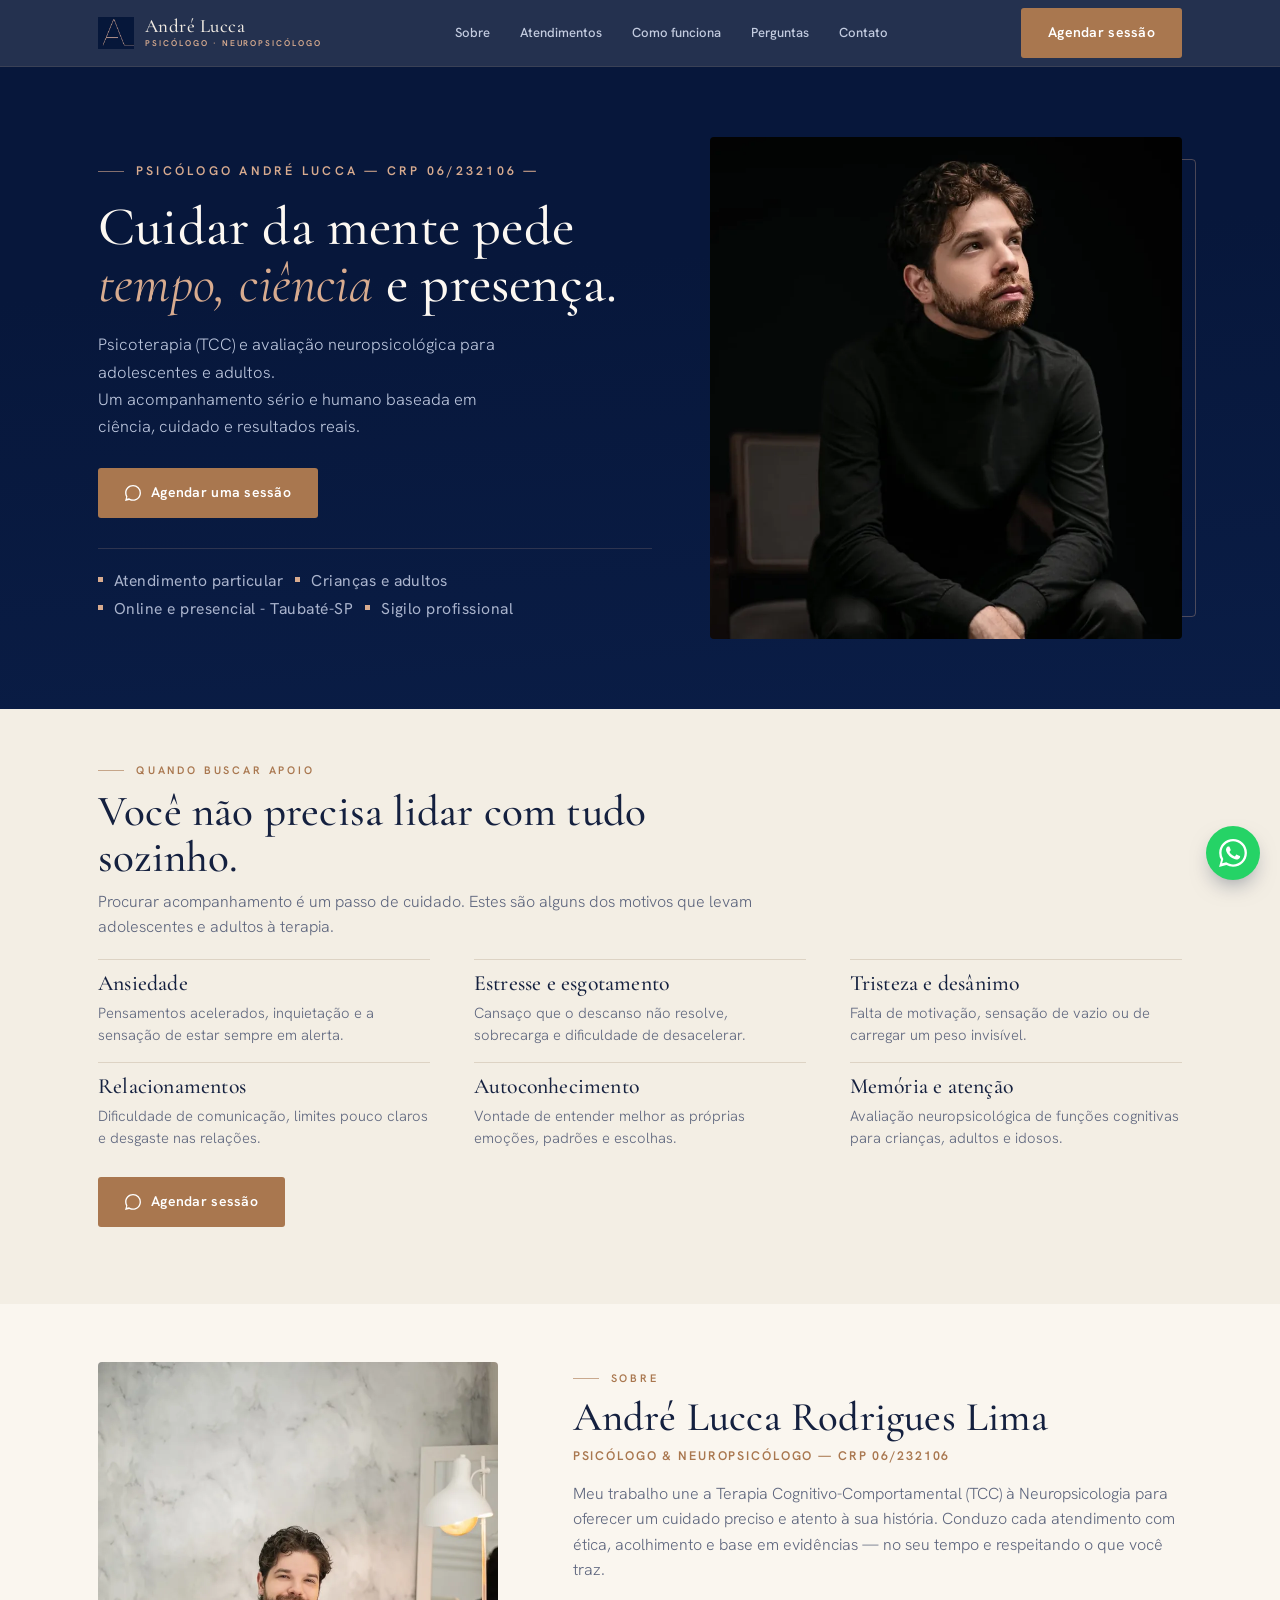
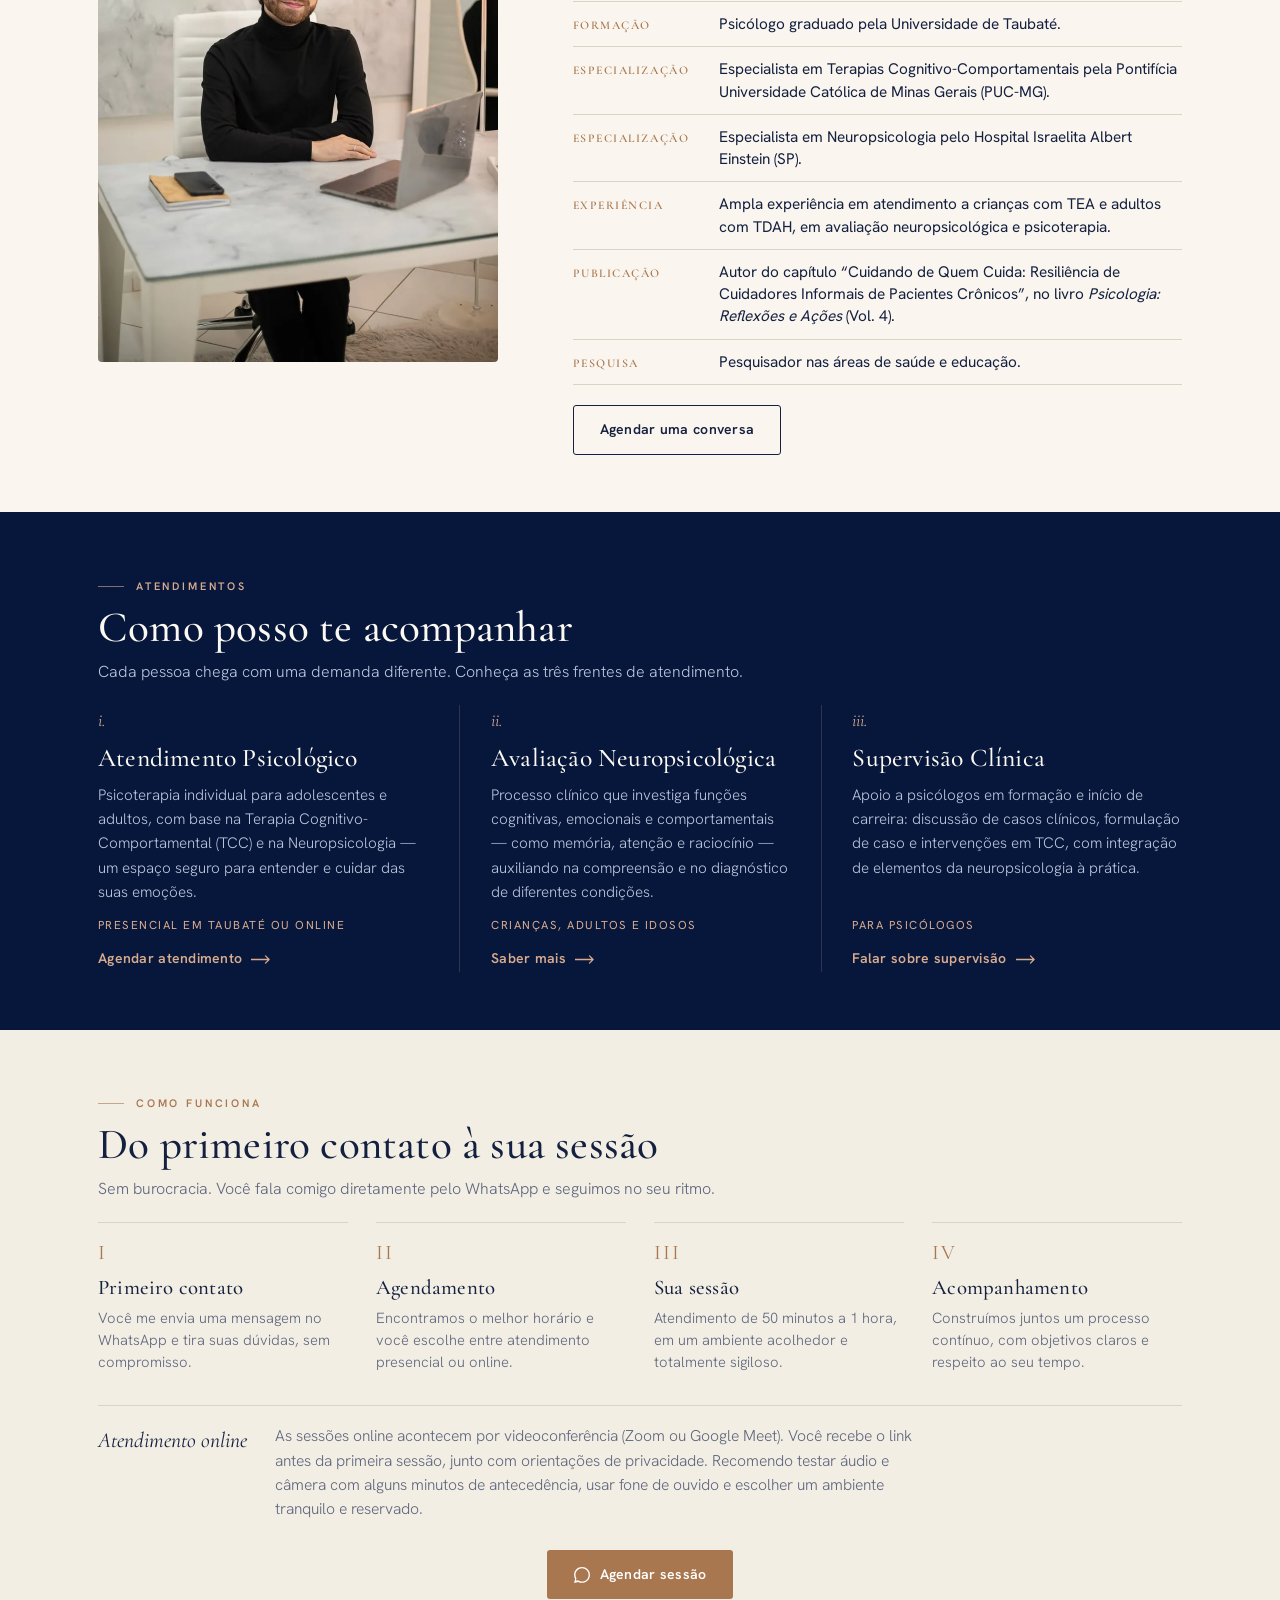
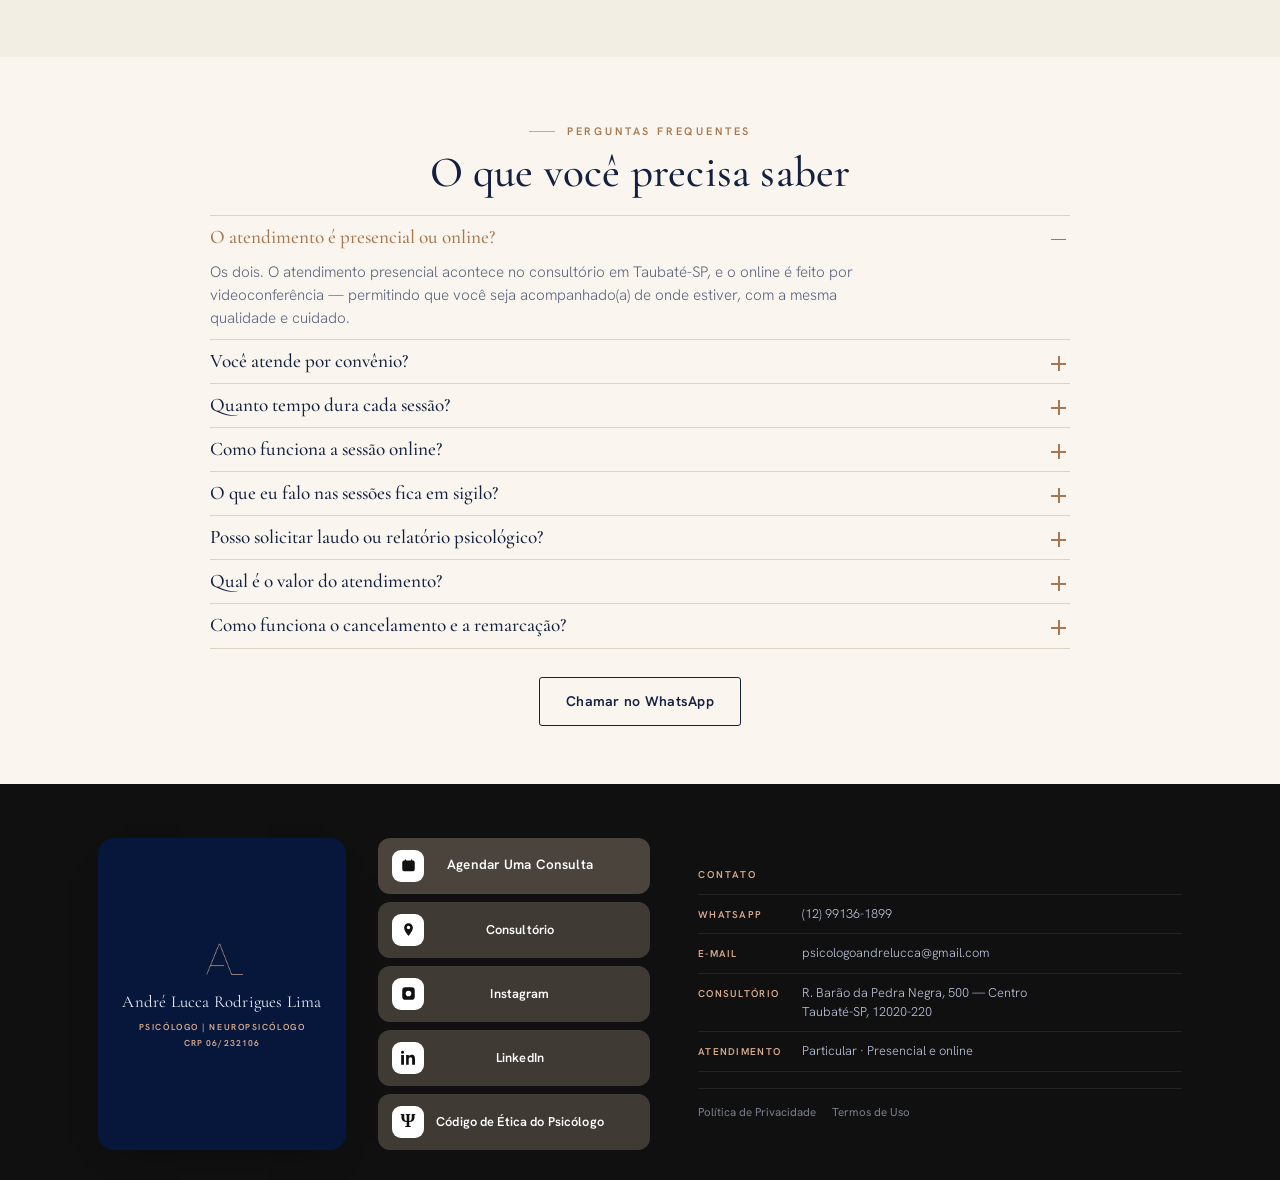
<file: index.html>
﻿<!DOCTYPE html>
<html lang="pt-BR">
<head>
<!-- Google Tag Manager -->
<script>(function(w,d,s,l,i){setTimeout(function(){w[l]=w[l]||[];w[l].push({'gtm.start':
new Date().getTime(),event:'gtm.js'});var f=d.getElementsByTagName(s)[0],
j=d.createElement(s),dl=l!='dataLayer'?'&l='+l:'';j.async=true;j.src=
'https://www.googletagmanager.com/gtm.js?id='+i+dl;f.parentNode.insertBefore(j,f);},2600);
})(window,document,'script','dataLayer','GTM-TJ638QF2');</script>
<!-- End Google Tag Manager -->
<meta charset="UTF-8" />
<meta name="viewport" content="width=device-width, initial-scale=1.0" />
<title>André Lucca Rodrigues Lima — Psicólogo e Neuropsicólogo em Taubaté</title>
<meta name="description" content="Psicólogo e neuropsicólogo em Taubaté-SP. Psicoterapia (TCC) e avaliação neuropsicológica para adolescentes e adultos. Atendimento particular, presencial e online, com total sigilo. CRP 06/232106." />
<meta name="theme-color" content="#07173B" />
<meta name="robots" content="index, follow, max-image-preview:large" />
<link rel="canonical" href="https://andreluccapsicologo.com.br/" />
<meta property="og:type" content="website" />
<meta property="og:locale" content="pt_BR" />
<meta property="og:title" content="André Lucca Rodrigues Lima — Psicólogo e Neuropsicólogo" />
<meta property="og:description" content="Psicoterapia (TCC) e avaliação neuropsicológica em Taubaté-SP. Atendimento particular, presencial e online, com total sigilo." />
<meta property="og:image" content="https://andreluccapsicologo.com.br/IMG/hero.webp" />
<meta property="og:image:width" content="853" />
<meta property="og:image:height" content="906" />
<link rel="icon" type="image/png" href="IMG/favicon-96.png" />
<link rel="apple-touch-icon" href="IMG/apple-touch-icon.png" />
<link rel="preload" as="image" href="IMG/hero.webp" type="image/webp" fetchpriority="high" />
<link rel="preload" href="fonts/hanken-grotesk.woff2" as="font" type="font/woff2" crossorigin />
<link rel="preload" href="fonts/cormorant-garamond.woff2" as="font" type="font/woff2" crossorigin />
<link rel="stylesheet" href="fonts/fonts.css" />

<script type="application/ld+json">
{"@context":"https://schema.org","@type":"Psychologist","name":"André Lucca Rodrigues Lima","description":"Psicólogo e neuropsicólogo. Psicoterapia (TCC) e avaliação neuropsicológica para adolescentes e adultos. Atendimento particular, presencial e online.","url":"https://andreluccapsicologo.com.br/","telephone":"+55-12-99136-1899","email":"psicologoandrelucca@gmail.com","priceRange":"$$","areaServed":"Taubaté e região, Brasil","knowsAbout":["Terapia Cognitivo-Comportamental","Neuropsicologia","Avaliação Neuropsicológica","Supervisão Clínica"],"address":{"@type":"PostalAddress","streetAddress":"R. Barão da Pedra Negra, 500 - Centro","addressLocality":"Taubaté","addressRegion":"SP","postalCode":"12020-220","addressCountry":"BR"}}
</script>

<style>
  :root{
    --navy:#07173B;--ink:#14203f;--muted:#5e667e;
    --cream:#f3eee4;--cream-2:#faf6ef;
    --rose:#a9774f;--rose-l:#d8ab8f;
    --line:#ddd3c4;--line-d:rgba(216,171,143,.20);
    --maxw:1180px;--e:cubic-bezier(.2,.6,.35,1);
  }
  *{margin:0;padding:0;box-sizing:border-box}
  html{scroll-behavior:smooth;-webkit-text-size-adjust:100%}
  body{font-family:'Hanken Grotesk',system-ui,sans-serif;color:var(--ink);background:var(--cream);
    line-height:1.55;font-size:16px;font-weight:400;-webkit-font-smoothing:antialiased;overflow-x:hidden}
  img{max-width:100%;display:block}
  a{color:inherit;text-decoration:none}
  ::selection{background:var(--rose-l);color:var(--navy)}
  h1,h2,h3{font-family:'Cormorant Garamond',Georgia,serif;font-weight:500;line-height:1.05;letter-spacing:.2px}
  .wrap{max-width:var(--maxw);margin-inline:auto;padding-inline:clamp(20px,5vw,48px)}

  .kicker{display:inline-flex;align-items:center;gap:12px;font-weight:600;font-size:.68rem;
    letter-spacing:.26em;text-transform:uppercase;color:var(--rose)}
  .kicker::before{content:"";width:26px;height:1px;background:currentColor;opacity:.6}
  .on-dark .kicker{color:var(--rose-l)}
  .hero .kicker{font-size:.78rem}

  .btn{display:inline-flex;align-items:center;justify-content:center;gap:10px;font-family:'Hanken Grotesk',sans-serif;
    font-weight:600;font-size:.875rem;letter-spacing:.02em;padding:13px 26px;border-radius:3px;cursor:pointer;
    border:1px solid transparent;transition:background .3s var(--e),color .3s var(--e),border-color .3s var(--e)}
  .btn-solid{background:var(--rose);color:#fff}
  .btn-solid:hover{background:#946343}
  .btn-line-d{background:transparent;border-color:var(--ink);color:var(--ink)}
  .btn-line-d:hover{background:var(--ink);color:var(--cream-2)}
  .btn .wa{width:16px;height:16px}
  .arrow-link{display:inline-flex;align-items:center;gap:9px;font-weight:600;font-size:.875rem;color:var(--rose);
    letter-spacing:.02em;transition:gap .3s var(--e)}
  .arrow-link svg{width:20px;height:9px;transition:transform .3s var(--e)}
  .arrow-link:hover svg{transform:translateX(4px)}
  .on-dark .arrow-link{color:var(--rose-l)}

  /* header */
  header{position:sticky;top:0;z-index:60;background:rgba(7,23,59,.88);backdrop-filter:blur(10px);
    -webkit-backdrop-filter:blur(10px);border-bottom:1px solid rgba(216,171,143,.12)}
  .nav{display:flex;align-items:center;justify-content:space-between;gap:24px;height:66px}
  .brand{display:flex;align-items:center;gap:11px}
  .brand img{height:32px;width:auto}
  .brand .bn{display:flex;flex-direction:column;line-height:1}
  .brand .bn b{font-family:'Cormorant Garamond',serif;font-weight:500;font-size:1.18rem;color:#f1ebe3;letter-spacing:.5px}
  .brand .bn small{font-size:.52rem;letter-spacing:.24em;text-transform:uppercase;color:var(--rose-l);margin-top:4px;font-weight:600}
  nav.menu{display:flex;align-items:center;gap:30px}
  nav.menu a{font-size:.82rem;font-weight:500;color:#c4cce0;transition:color .25s}
  nav.menu a:hover{color:var(--rose-l)}
  nav.menu>a.act{display:none}
  .nav-r{display:flex;align-items:center;gap:14px}
  .burger{display:none;background:none;border:0;cursor:pointer;width:26px;height:18px;position:relative}
  .burger span{position:absolute;left:0;height:1.5px;width:100%;background:#e7ddd3;transition:.3s var(--e)}
  .burger span:nth-child(1){top:1px}.burger span:nth-child(2){top:8px}.burger span:nth-child(3){top:15px}
  body.no .burger span:nth-child(1){top:8px;transform:rotate(45deg)}
  body.no .burger span:nth-child(2){opacity:0}
  body.no .burger span:nth-child(3){top:8px;transform:rotate(-45deg)}

  /* hero */
  .hero{background:linear-gradient(176deg,var(--navy) 32%,#0a1d46);color:#eef2fb}
  .hero-grid{display:grid;grid-template-columns:1.08fr .92fr;gap:clamp(30px,4.5vw,64px);align-items:center;
    padding-block:clamp(40px,5.5vw,72px)}
  .hero h1{font-size:clamp(2.1rem,4.3vw,3.4rem);font-weight:500;color:#fcf8f2;margin:18px 0 0}
  .hero h1 em{font-style:italic;color:var(--rose-l)}
  .hero .lead{margin-top:18px;font-size:1.03rem;color:#bcc6dd;max-width:46ch;font-weight:300;line-height:1.65;text-wrap:pretty}
  .hero-cta{display:flex;flex-wrap:wrap;align-items:center;gap:12px 24px;margin-top:28px}
  .hero-meta{display:flex;flex-wrap:wrap;gap:4px 14px;margin-top:30px;padding-top:20px;
    border-top:1px solid rgba(216,171,143,.18);font-size:.8rem;color:#aab4cd;letter-spacing:.03em}
  .hero-meta span{position:relative;padding-left:16px}
  .hero-meta span::before{content:"";position:absolute;left:0;top:7px;width:5px;height:5px;background:var(--rose-l)}
  .hero-photo{position:relative}
  .hero-photo .img{position:relative;z-index:2;border-radius:4px;overflow:hidden;background:#05122f}
  .hero-photo .img img{width:100%;height:100%;object-fit:cover;aspect-ratio:4/4.25}
  .hero-photo::after{content:"";position:absolute;z-index:1;right:-14px;top:22px;bottom:22px;width:58%;
    border:1px solid rgba(216,171,143,.32);border-radius:4px}

  /* section base */
  .sec{padding-block:clamp(50px,6vw,84px)}
  .navy{background:var(--navy);color:#eef2fb}
  .cream2{background:var(--cream-2)}
  .head-2{max-width:680px}
  .head-2.ctr{margin-inline:auto;text-align:center}
  .head-2 h2{font-size:clamp(1.85rem,3.6vw,2.7rem);margin-top:14px;color:var(--ink)}
  .on-dark .head-2 h2{color:#fcf8f2}
  .head-2 p{margin-top:13px;color:var(--muted);font-size:1rem;font-weight:300}
  .on-dark .head-2 p{color:#bcc6dd}

  /* compact spacing — #ajuda e seções abaixo */
  #ajuda{padding-top:clamp(28px,3.5vw,48px)}
  #ajuda ~ .sec{padding-block:clamp(36px,4.5vw,64px)}
  #ajuda .head-2 h2,
  #ajuda ~ .sec .head-2 h2,
  #ajuda ~ .sec .about h2{margin-top:10px}
  #ajuda .head-2 p,
  #ajuda ~ .sec .head-2 p{margin-top:10px}
  #ajuda ~ .sec .svc-row,
  #ajuda ~ .sec .steps,
  #ajuda ~ .sec .faq{margin-top:20px}
  #ajuda ~ .sec .about .role{margin-top:8px}
  #ajuda ~ .sec .about .body{margin-top:14px}
  #ajuda ~ .sec .creds{margin-top:18px}
  #ajuda ~ .sec .creds li{padding:11px 0}
  #ajuda ~ .sec .about-cta{margin-top:20px}
  #ajuda ~ .sec .svc-col h3{margin-top:10px}
  #ajuda ~ .sec .svc-col p{margin-top:10px}
  #ajuda ~ .sec .svc-col .tag{margin-top:12px}
  #ajuda ~ .sec .svc-col .arrow-link{margin-top:14px}
  #ajuda ~ .sec .step{padding-top:14px}
  #ajuda ~ .sec .tele{margin-top:32px;padding-top:18px}
  #ajuda ~ .sec .faq summary{padding:10px 40px 10px 0;font-size:1.2rem;line-height:1.2}
  #ajuda ~ .sec .faq .ans{padding:2px 40px 10px 0;font-size:.95rem;line-height:1.5}
  #ajuda ~ .sec .faq .ico{top:16px}
  #perguntas{padding-block:clamp(28px,3.5vw,52px)}

  /* themes grid (compact) */
  .theme-list{display:grid;grid-template-columns:repeat(3,1fr);gap:16px clamp(30px,3.4vw,52px);margin-top:20px}
  .theme{border-top:1px solid var(--line);padding-top:12px}
  .theme h3{font-size:1.36rem;color:var(--ink);font-weight:500}
  .theme p{margin-top:7px;color:var(--muted);font-size:.92rem;font-weight:300;line-height:1.5}
  .sec-cta{margin-top:28px}
  .sec-cta.ctr{text-align:center}

  /* about */
  .about{display:grid;grid-template-columns:minmax(0,.82fr) 1.18fr;gap:clamp(28px,4vw,62px);align-items:start}
  .about-photo{position:relative;max-width:400px}
  .about-photo .img{border-radius:4px;overflow:hidden}
  .about-photo .about-img--mobile{display:none}
  .about-photo .about-img--desktop img{display:block;width:100%;height:auto;aspect-ratio:2/3;object-fit:cover;object-position:center 38%}
  .about-photo .about-img--mobile img{display:block;width:100%;height:auto;aspect-ratio:4/3;object-fit:cover;object-position:center 42%}
  .about-photo::after{content:"";position:absolute;left:-14px;bottom:18px;top:18px;width:52%;z-index:-1;border:1px solid var(--line)}
  .about h2{font-size:clamp(1.85rem,3.6vw,2.55rem);margin-top:14px}
  .about .role{font-size:.78rem;letter-spacing:.15em;text-transform:uppercase;color:var(--rose);font-weight:600;margin-top:10px}
  .about .body{margin-top:18px;color:var(--muted);font-weight:300;font-size:1rem;line-height:1.6}
  .creds{list-style:none;margin-top:24px;border-top:1px solid var(--line)}
  .creds li{padding:13px 0;border-bottom:1px solid var(--line);font-size:.96rem;color:var(--ink);display:grid;
    grid-template-columns:130px 1fr;gap:16px;align-items:baseline;line-height:1.45}
  .creds li .yr{font-family:'Cormorant Garamond',serif;font-size:.74rem;letter-spacing:.13em;text-transform:uppercase;color:var(--rose);white-space:nowrap;font-weight:600}
  .creds li em{font-style:italic}
  .about-cta{margin-top:26px}

  /* services */
  .svc-row{display:grid;grid-template-columns:repeat(3,1fr);margin-top:48px}
  .svc-col{padding:2px clamp(22px,2.4vw,38px);border-left:1px solid var(--line-d);display:flex;flex-direction:column}
  .svc-col:first-child{padding-left:0;border-left:0}
  .svc-col:last-child{padding-right:0}
  .svc-col .rn{font-family:'Cormorant Garamond',serif;font-style:italic;font-size:1.1rem;color:var(--rose-l)}
  .svc-col h3{font-size:1.6rem;color:#fcf8f2;font-weight:500;margin-top:12px;line-height:1.12}
  .svc-col p{margin-top:12px;color:#bcc6dd;font-size:.95rem;font-weight:300;line-height:1.6;flex-grow:1}
  .svc-col .tag{margin-top:16px;font-size:.72rem;letter-spacing:.13em;text-transform:uppercase;color:var(--rose-l)}
  .svc-col .arrow-link{margin-top:20px}

  /* steps */
  .steps{display:grid;grid-template-columns:repeat(4,1fr);gap:clamp(18px,2.2vw,30px);margin-top:48px}
  .step{border-top:1px solid var(--line);padding-top:20px}
  .step .rn{font-family:'Cormorant Garamond',serif;font-size:1.3rem;color:var(--rose);letter-spacing:.1em}
  .step h3{font-size:1.3rem;margin-top:8px;color:var(--ink);font-weight:500}
  .step p{margin-top:8px;font-size:.92rem;color:var(--muted);font-weight:300;line-height:1.5}
  .tele{margin-top:44px;display:grid;grid-template-columns:auto 1fr;gap:28px;align-items:start;padding-top:24px;border-top:1px solid var(--line)}
  .tele .lbl{font-family:'Cormorant Garamond',serif;font-style:italic;font-size:1.35rem;color:var(--ink);white-space:nowrap}
  .tele p{color:var(--muted);font-weight:300;font-size:.98rem;max-width:74ch;line-height:1.55}

  /* faq */
  .faq{max-width:860px;margin:44px auto 0}
  .faq details{border-top:1px solid var(--line)}
  .faq details:last-child{border-bottom:1px solid var(--line)}
  .faq summary{cursor:pointer;list-style:none;padding:19px 48px 19px 0;position:relative;font-weight:500;
    font-family:'Cormorant Garamond',serif;font-size:1.32rem;color:var(--ink);transition:color .25s;line-height:1.25}
  .faq summary::-webkit-details-marker{display:none}
  .faq summary:hover{color:var(--rose)}
  .faq .ico{position:absolute;right:4px;top:25px;width:15px;height:15px}
  .faq .ico::before,.faq .ico::after{content:"";position:absolute;background:var(--rose);transition:transform .3s var(--e),opacity .3s}
  .faq .ico::before{top:7px;left:0;width:15px;height:1.5px}
  .faq .ico::after{top:0;left:7px;width:1.5px;height:15px}
  .faq details[open] .ico::after{transform:rotate(90deg);opacity:0}
  .faq details[open] summary{color:var(--rose)}
  .faq .ans{padding:0 48px 22px 0;color:var(--muted);font-size:1rem;font-weight:300;line-height:1.6;max-width:76ch}

  /* footer — estilo Linktree */
  .lt-footer{background:#101010;padding:clamp(34px,4.2vw,54px) 0 30px}
  .lt-wrap{max-width:var(--maxw)}
  .lt-grid{display:grid;grid-template-columns:minmax(210px,248px) minmax(200px,272px) 1fr;gap:clamp(18px,2.8vw,32px);align-items:stretch}
  .lt-card{background:var(--navy);border-radius:16px;padding:24px 18px 20px;text-align:center;
    box-shadow:0 16px 36px -24px rgba(0,0,0,.55);height:100%;display:flex;flex-direction:column;align-items:center;justify-content:center}
  .lt-card img{height:38px;width:auto}
  .lt-name{margin-top:12px;font-family:'Cormorant Garamond',serif;font-size:1.05rem;font-weight:400;
    color:#e8edf8;letter-spacing:.2px;line-height:1.3}
  .lt-role{margin-top:8px;font-size:.54rem;letter-spacing:.18em;text-transform:uppercase;
    color:var(--rose-l);font-weight:600}
  .lt-crp{margin-top:3px;font-size:.54rem;letter-spacing:.12em;text-transform:uppercase;
    color:var(--rose-l);font-weight:600}
  .lt-side{display:contents}
  .lt-mid{display:flex;flex-direction:column;justify-content:center;min-width:0}
  .lt-links{display:flex;flex-direction:column;gap:8px;margin-top:0;max-width:272px}
  .lt-link{display:flex;align-items:center;gap:12px;background:#3f3a34;color:#fff;font-weight:700;
    font-size:.8rem;letter-spacing:.01em;padding:12px 14px;border-radius:12px;
    transition:background .22s var(--e),transform .22s var(--e)}
  .lt-link:hover{background:#4c4640;transform:translateY(-1px)}
  .lt-link--primary{padding:12px 14px;font-size:.84rem;background:#4a443c}
  .lt-link--primary:hover{background:#565048}
  .lt-ico{flex-shrink:0;width:32px;height:32px;background:#fff;border-radius:9px;
    display:flex;align-items:center;justify-content:center}
  .lt-ico svg{width:15px;height:15px}
  .lt-ico--cal svg,.lt-ico--pin svg,.lt-ico--ig svg,.lt-ico--in svg{fill:#111}
  .lt-ico--ig svg{fill:#111}
  .lt-ico--in svg{fill:#111}
  .lt-ico--psi{font-family:'Cormorant Garamond',serif;font-size:1.2rem;font-weight:600;color:#111;line-height:1}
  .lt-label{flex:1;text-align:center;padding-right:32px}
  .lt-info{display:flex;flex-direction:column;justify-content:center;min-width:0;padding-left:clamp(4px,1.5vw,16px)}
  .lt-info-kick{font-size:.62rem;letter-spacing:.2em;text-transform:uppercase;color:var(--rose-l);font-weight:600;margin-bottom:12px}
  .lt-rows{border-top:1px solid rgba(255,255,255,.08)}
  .lt-row{padding:10px 0;border-bottom:1px solid rgba(255,255,255,.08);display:grid;
    grid-template-columns:92px 1fr;gap:12px;align-items:baseline}
  .lt-row b{font-size:.62rem;letter-spacing:.13em;text-transform:uppercase;color:var(--rose-l);font-weight:600}
  .lt-row a,.lt-row span{font-size:.8rem;color:#bcc6dd;font-weight:300;line-height:1.45}
  .lt-row a:hover{color:var(--rose-l)}
  .lt-legal{display:flex;flex-wrap:wrap;gap:6px 16px;margin-top:16px;padding-top:14px;
    border-top:1px solid rgba(255,255,255,.08)}
  .lt-legal a{font-size:.72rem;color:#7a7f8c;font-weight:400;transition:color .2s}
  .lt-legal a:hover{color:var(--rose-l)}

  .waf{position:fixed;right:20px;bottom:20px;z-index:80;width:54px;height:54px;border-radius:50%;background:#25D366;
    display:flex;align-items:center;justify-content:center;box-shadow:0 10px 24px -10px rgba(7,23,59,.6);transition:transform .3s var(--e)}
  .waf:hover{transform:translateY(-3px)}
  .waf svg{width:28px;height:28px;fill:#fff}

  .rv{opacity:0;transform:translateY(18px);transition:opacity .8s var(--e),transform .8s var(--e)}
  .rv.in{opacity:1;transform:none}

  @media (min-width:981px){
    .hero-meta{font-size:.98rem;gap:4px 12px}
    .hero-meta span::before{top:8px}
  }

  @media (max-width:980px){
    .lt-grid{grid-template-columns:1fr;max-width:380px;margin-inline:auto}
    .lt-card{height:auto}
    .lt-side{display:flex;flex-direction:column;gap:18px}
    .lt-mid,.lt-info{padding-left:0}
    .lt-links{max-width:none}
    .lt-info-kick{margin-bottom:10px}
    .hero-grid{grid-template-columns:1fr;gap:42px}
    .hero-photo{max-width:420px;width:100%;margin-inline:auto}.hero-photo::after{display:none}
    .theme-list{grid-template-columns:repeat(2,1fr)}
    .about{grid-template-columns:1fr;gap:38px}
    .about-photo{max-width:420px;width:100%;margin-inline:auto}.about-photo::after{display:none}
    .about-photo .about-img--desktop{display:none}
    .about-photo .about-img--mobile{display:block}
    .svc-row{grid-template-columns:1fr;gap:0}
    .svc-col{padding:30px 0;border-left:0;border-top:1px solid var(--line-d)}
    #ajuda ~ .sec .svc-col{padding:22px 0}
    .svc-col:first-child{border-top:0;padding-top:0}
    .steps{grid-template-columns:repeat(2,1fr);gap:32px 22px}
  }
  @media (max-width:600px){
    nav.menu,.nav-r .btn{display:none}
    .burger{display:block}
    body.no header{background:var(--navy)}
    nav.menu.open{display:flex;position:absolute;top:66px;left:0;right:0;flex-direction:column;gap:0;
      background:var(--navy);border-bottom:1px solid rgba(216,171,143,.14);padding:6px 0}
    nav.menu.open a{padding:14px 26px;width:100%;border-bottom:1px solid rgba(216,171,143,.07);font-size:1rem}
    nav.menu.open a.act{display:block;color:var(--rose-l)}
    .theme-list{grid-template-columns:1fr;gap:0}
    .theme{padding:12px 0}
    .creds li{grid-template-columns:1fr;gap:4px}
    .steps{grid-template-columns:1fr 1fr}
    .tele{grid-template-columns:1fr;gap:10px}
    .lt-row{grid-template-columns:1fr;gap:4px}
  }
  @media (prefers-reduced-motion:reduce){*{animation:none!important;transition:none!important;scroll-behavior:auto!important}.rv{opacity:1;transform:none}}
  :focus-visible{outline:2px solid var(--rose-l);outline-offset:3px}
</style>
</head>
<body>
<!-- Google Tag Manager (noscript) -->
<noscript><iframe src="https://www.googletagmanager.com/ns.html?id=GTM-TJ638QF2"
height="0" width="0" style="display:none;visibility:hidden"></iframe></noscript>
<!-- End Google Tag Manager (noscript) -->

<header id="top">
  <div class="wrap nav">
    <a class="brand" href="#top" aria-label="André Lucca — início">
      <img src="IMG/logo-mark.webp" alt="" />
      <span class="bn"><b>André Lucca</b><small>Psicólogo · Neuropsicólogo</small></span>
    </a>
    <nav class="menu" id="menu">
      <a href="#sobre">Sobre</a>
      <a href="#atendimentos">Atendimentos</a>
      <a href="#processo">Como funciona</a>
      <a href="#perguntas">Perguntas</a>
      <a href="#contato">Contato</a>
      <a class="btn btn-solid act" href="https://wa.me/5512991361899?text=Ol%C3%A1%2C%20Andr%C3%A9%21%20Vim%20pelo%20seu%20site%20e%20gostaria%20de%20agendar%20uma%20sess%C3%A3o." target="_blank" rel="noopener">Agendar</a>
    </nav>
    <div class="nav-r">
      <a class="btn btn-solid" href="https://wa.me/5512991361899?text=Ol%C3%A1%2C%20Andr%C3%A9%21%20Vim%20pelo%20seu%20site%20e%20gostaria%20de%20agendar%20uma%20sess%C3%A3o." target="_blank" rel="noopener">Agendar sessão</a>
      <button class="burger" id="burger" aria-label="Menu" aria-expanded="false"><span></span><span></span><span></span></button>
    </div>
  </div>
</header>

<section class="hero on-dark">
  <div class="wrap hero-grid">
    <div>
      <span class="kicker">Psicólogo André Lucca — CRP 06/232106 —</span>
      <h1>Cuidar da mente pede <em>tempo, ciência</em> e presença.</h1>
      <p class="lead">Psicoterapia (TCC) e avaliação neuropsicológica para adolescentes e adultos.<br>Um acompanhamento sério e humano baseada em ciência, cuidado e resultados reais.</p>
      <div class="hero-cta">
        <a class="btn btn-solid" href="https://wa.me/5512991361899?text=Ol%C3%A1%2C%20Andr%C3%A9%21%20Vim%20pelo%20seu%20site%20e%20gostaria%20de%20agendar%20uma%20sess%C3%A3o." target="_blank" rel="noopener">
          <svg class="wa" viewBox="0 0 24 24" fill="currentColor"><path d="M.057 24l1.687-6.163a11.867 11.867 0 01-1.587-5.946C.16 5.335 5.495 0 12.05 0a11.817 11.817 0 018.413 3.488 11.824 11.824 0 013.48 8.414c-.003 6.557-5.338 11.892-11.893 11.892a11.9 11.9 0 01-5.688-1.448L.057 24zm6.597-3.807c1.676.995 3.276 1.591 5.392 1.592 5.448 0 9.886-4.434 9.889-9.885.002-5.462-4.415-9.89-9.881-9.892-5.452 0-9.887 4.434-9.889 9.884a9.86 9.86 0 001.51 5.26l-.999 3.648 3.476-.92z"/></svg>
          Agendar uma sessão
        </a>
      </div>
      <div class="hero-meta">
        <span>Atendimento particular</span>
        <span>Crianças e adultos</span>
        <span>Online e presencial - Taubaté-SP</span>
        <span>Sigilo profissional</span>
      </div>
    </div>
    <div class="hero-photo rv">
      <div class="img"><img src="IMG/hero.webp" alt="André Lucca Rodrigues Lima, psicólogo e neuropsicólogo" width="853" height="906" fetchpriority="high" /></div>
    </div>
  </div>
</section>

<section class="sec" id="ajuda">
  <div class="wrap">
    <div class="head-2 rv">
      <span class="kicker">Quando buscar apoio</span>
      <h2>Você não precisa lidar com tudo sozinho.</h2>
      <p>Procurar acompanhamento é um passo de cuidado. Estes são alguns dos motivos que levam adolescentes e adultos à terapia.</p>
    </div>
    <div class="theme-list rv">
      <div class="theme"><h3>Ansiedade</h3><p>Pensamentos acelerados, inquietação e a sensação de estar sempre em alerta.</p></div>
      <div class="theme"><h3>Estresse e esgotamento</h3><p>Cansaço que o descanso não resolve, sobrecarga e dificuldade de desacelerar.</p></div>
      <div class="theme"><h3>Tristeza e desânimo</h3><p>Falta de motivação, sensação de vazio ou de carregar um peso invisível.</p></div>
      <div class="theme"><h3>Relacionamentos</h3><p>Dificuldade de comunicação, limites pouco claros e desgaste nas relações.</p></div>
      <div class="theme"><h3>Autoconhecimento</h3><p>Vontade de entender melhor as próprias emoções, padrões e escolhas.</p></div>
      <div class="theme"><h3>Memória e atenção</h3><p>Avaliação neuropsicológica de funções cognitivas para crianças, adultos e idosos.</p></div>
    </div>
    <div class="sec-cta rv">
      <a class="btn btn-solid" href="https://wa.me/5512991361899?text=Ol%C3%A1%2C%20Andr%C3%A9%21%20Vim%20pelo%20seu%20site%20e%20gostaria%20de%20agendar%20uma%20sess%C3%A3o." target="_blank" rel="noopener">
        <svg class="wa" viewBox="0 0 24 24" fill="currentColor"><path d="M.057 24l1.687-6.163a11.867 11.867 0 01-1.587-5.946C.16 5.335 5.495 0 12.05 0a11.817 11.817 0 018.413 3.488 11.824 11.824 0 013.48 8.414c-.003 6.557-5.338 11.892-11.893 11.892a11.9 11.9 0 01-5.688-1.448L.057 24zm6.597-3.807c1.676.995 3.276 1.591 5.392 1.592 5.448 0 9.886-4.434 9.889-9.885.002-5.462-4.415-9.89-9.881-9.892-5.452 0-9.887 4.434-9.889 9.884a9.86 9.86 0 001.51 5.26l-.999 3.648 3.476-.92z"/></svg>
        Agendar sessão
      </a>
    </div>
  </div>
</section>

<section class="sec cream2" id="sobre">
  <div class="wrap about">
    <div class="about-photo rv">
      <div class="img about-img about-img--desktop">
        <img src="IMG/sobre-desktop.webp" alt="André Lucca em seu consultório em Taubaté" width="400" height="600" loading="lazy" />
      </div>
      <div class="img about-img about-img--mobile">
        <img src="IMG/sobre-mobile.webp" srcset="IMG/sobre-mobile-560.webp 560w, IMG/sobre-mobile.webp 853w" sizes="(max-width:980px) 100vw, 0px" alt="André Lucca em seu consultório em Taubaté" width="853" height="640" loading="lazy" />
      </div>
    </div>
    <div class="about-body rv">
      <span class="kicker">Sobre</span>
      <h2>André Lucca Rodrigues Lima</h2>
      <div class="role">Psicólogo &amp; Neuropsicólogo — CRP 06/232106</div>
      <p class="body">Meu trabalho une a Terapia Cognitivo-Comportamental (TCC) à Neuropsicologia para oferecer um cuidado preciso e atento à sua história. Conduzo cada atendimento com ética, acolhimento e base em evidências — no seu tempo e respeitando o que você traz.</p>
      <ul class="creds">
        <li><span class="yr">Formação</span><span>Psicólogo graduado pela Universidade de Taubaté.</span></li>
        <li><span class="yr">Especialização</span><span>Especialista em Terapias Cognitivo-Comportamentais pela Pontifícia Universidade Católica de Minas Gerais (PUC-MG).</span></li>
        <li><span class="yr">Especialização</span><span>Especialista em Neuropsicologia pelo Hospital Israelita Albert Einstein (SP).</span></li>
        <li><span class="yr">Experiência</span><span>Ampla experiência em atendimento a crianças com TEA e adultos com TDAH, em avaliação neuropsicológica e psicoterapia.</span></li>
        <li><span class="yr">Publicação</span><span>Autor do capítulo “Cuidando de Quem Cuida: Resiliência de Cuidadores Informais de Pacientes Crônicos”, no livro <em>Psicologia: Reflexões e Ações</em> (Vol. 4).</span></li>
        <li><span class="yr">Pesquisa</span><span>Pesquisador nas áreas de saúde e educação.</span></li>
      </ul>
      <div class="about-cta"><a class="btn btn-line-d" href="https://wa.me/5512991361899?text=Ol%C3%A1%2C%20Andr%C3%A9%21%20Vim%20pelo%20seu%20site%20e%20gostaria%20de%20agendar%20uma%20sess%C3%A3o." target="_blank" rel="noopener">Agendar uma conversa</a></div>
    </div>
  </div>
</section>

<section class="sec navy on-dark" id="atendimentos">
  <div class="wrap">
    <div class="head-2 rv">
      <span class="kicker">Atendimentos</span>
      <h2>Como posso te acompanhar</h2>
      <p>Cada pessoa chega com uma demanda diferente. Conheça as três frentes de atendimento.</p>
    </div>
    <div class="svc-row">
      <div class="svc-col rv">
        <span class="rn">i.</span>
        <h3>Atendimento Psicológico</h3>
        <p>Psicoterapia individual para adolescentes e adultos, com base na Terapia Cognitivo-Comportamental (TCC) e na Neuropsicologia — um espaço seguro para entender e cuidar das suas emoções.</p>
        <span class="tag">Presencial em Taubaté ou online</span>
        <a class="arrow-link" href="https://wa.me/5512991361899?text=Ol%C3%A1%2C%20Andr%C3%A9%21%20Vim%20pelo%20seu%20site%20e%20gostaria%20de%20agendar%20um%20atendimento%20psicol%C3%B3gico." target="_blank" rel="noopener">Agendar atendimento <svg viewBox="0 0 22 10" fill="none" stroke="currentColor" stroke-width="1.4"><path d="M0 5h20M16 1l4 4-4 4" stroke-linecap="round" stroke-linejoin="round"/></svg></a>
      </div>
      <div class="svc-col rv">
        <span class="rn">ii.</span>
        <h3>Avaliação Neuropsicológica</h3>
        <p>Processo clínico que investiga funções cognitivas, emocionais e comportamentais — como memória, atenção e raciocínio — auxiliando na compreensão e no diagnóstico de diferentes condições.</p>
        <span class="tag">Crianças, adultos e idosos</span>
        <a class="arrow-link" href="https://wa.me/5512991361899?text=Ol%C3%A1%2C%20Andr%C3%A9%21%20Vim%20pelo%20seu%20site%20e%20gostaria%20de%20saber%20mais%20sobre%20a%20avalia%C3%A7%C3%A3o%20neuropsicol%C3%B3gica." target="_blank" rel="noopener">Saber mais <svg viewBox="0 0 22 10" fill="none" stroke="currentColor" stroke-width="1.4"><path d="M0 5h20M16 1l4 4-4 4" stroke-linecap="round" stroke-linejoin="round"/></svg></a>
      </div>
      <div class="svc-col rv">
        <span class="rn">iii.</span>
        <h3>Supervisão Clínica</h3>
        <p>Apoio a psicólogos em formação e início de carreira: discussão de casos clínicos, formulação de caso e intervenções em TCC, com integração de elementos da neuropsicologia à prática.</p>
        <span class="tag">Para psicólogos</span>
        <a class="arrow-link" href="https://wa.me/5512991361899?text=Ol%C3%A1%2C%20Andr%C3%A9%21%20Sou%20psic%C3%B3logo%28a%29%20e%20gostaria%20de%20saber%20mais%20sobre%20a%20supervis%C3%A3o%20cl%C3%ADnica." target="_blank" rel="noopener">Falar sobre supervisão <svg viewBox="0 0 22 10" fill="none" stroke="currentColor" stroke-width="1.4"><path d="M0 5h20M16 1l4 4-4 4" stroke-linecap="round" stroke-linejoin="round"/></svg></a>
      </div>
    </div>
  </div>
</section>

<section class="sec" id="processo">
  <div class="wrap">
    <div class="head-2 rv">
      <span class="kicker">Como funciona</span>
      <h2>Do primeiro contato à sua sessão</h2>
      <p>Sem burocracia. Você fala comigo diretamente pelo WhatsApp e seguimos no seu ritmo.</p>
    </div>
    <div class="steps">
      <div class="step rv"><div class="rn">I</div><h3>Primeiro contato</h3><p>Você me envia uma mensagem no WhatsApp e tira suas dúvidas, sem compromisso.</p></div>
      <div class="step rv"><div class="rn">II</div><h3>Agendamento</h3><p>Encontramos o melhor horário e você escolhe entre atendimento presencial ou online.</p></div>
      <div class="step rv"><div class="rn">III</div><h3>Sua sessão</h3><p>Atendimento de 50 minutos a 1 hora, em um ambiente acolhedor e totalmente sigiloso.</p></div>
      <div class="step rv"><div class="rn">IV</div><h3>Acompanhamento</h3><p>Construímos juntos um processo contínuo, com objetivos claros e respeito ao seu tempo.</p></div>
    </div>
    <div class="tele rv">
      <div class="lbl">Atendimento online</div>
      <p>As sessões online acontecem por videoconferência (Zoom ou Google Meet). Você recebe o link antes da primeira sessão, junto com orientações de privacidade. Recomendo testar áudio e câmera com alguns minutos de antecedência, usar fone de ouvido e escolher um ambiente tranquilo e reservado.</p>
    </div>
    <div class="sec-cta ctr rv">
      <a class="btn btn-solid" href="https://wa.me/5512991361899?text=Ol%C3%A1%2C%20Andr%C3%A9%21%20Vim%20pelo%20seu%20site%20e%20gostaria%20de%20agendar%20uma%20sess%C3%A3o." target="_blank" rel="noopener">
        <svg class="wa" viewBox="0 0 24 24" fill="currentColor"><path d="M.057 24l1.687-6.163a11.867 11.867 0 01-1.587-5.946C.16 5.335 5.495 0 12.05 0a11.817 11.817 0 018.413 3.488 11.824 11.824 0 013.48 8.414c-.003 6.557-5.338 11.892-11.893 11.892a11.9 11.9 0 01-5.688-1.448L.057 24zm6.597-3.807c1.676.995 3.276 1.591 5.392 1.592 5.448 0 9.886-4.434 9.889-9.885.002-5.462-4.415-9.89-9.881-9.892-5.452 0-9.887 4.434-9.889 9.884a9.86 9.86 0 001.51 5.26l-.999 3.648 3.476-.92z"/></svg>
        Agendar sessão
      </a>
    </div>
  </div>
</section>

<section class="sec cream2" id="perguntas">
  <div class="wrap">
    <div class="head-2 ctr rv">
      <span class="kicker" style="justify-content:center">Perguntas frequentes</span>
      <h2>O que você precisa saber</h2>
    </div>
    <div class="faq rv">
      <details open><summary>O atendimento é presencial ou online?<span class="ico"></span></summary><div class="ans">Os dois. O atendimento presencial acontece no consultório em Taubaté-SP, e o online é feito por videoconferência — permitindo que você seja acompanhado(a) de onde estiver, com a mesma qualidade e cuidado.</div></details>
      <details><summary>Você atende por convênio?<span class="ico"></span></summary><div class="ans">Não. O atendimento é exclusivamente particular. Caso seu convênio ofereça reembolso para sessões de psicologia, posso fornecer o recibo para que você solicite o ressarcimento diretamente com o seu plano.</div></details>
      <details><summary>Quanto tempo dura cada sessão?<span class="ico"></span></summary><div class="ans">Cada sessão tem duração de 50 minutos a 1 hora, tanto no atendimento presencial quanto no online.</div></details>
      <details><summary>Como funciona a sessão online?<span class="ico"></span></summary><div class="ans">A teleconsulta ocorre por videoconferência (Zoom ou Google Meet), com o link enviado por e-mail ou WhatsApp antes da primeira sessão. Aplico as mesmas técnicas clínicas que utilizo presencialmente. Recomendo testar áudio e câmera com antecedência, usar fone de ouvido e garantir um ambiente privado e sem interrupções.</div></details>
      <details><summary>O que eu falo nas sessões fica em sigilo?<span class="ico"></span></summary><div class="ans">Sim. Tudo o que é tratado nas sessões é protegido pelo sigilo profissional, previsto no Código de Ética do Psicólogo, e seus dados são tratados conforme a Lei Geral de Proteção de Dados (LGPD). Este é um espaço seguro e confidencial.</div></details>
      <details><summary>Posso solicitar laudo ou relatório psicológico?<span class="ico"></span></summary><div class="ans">Sim. A avaliação neuropsicológica é concluída com a entrega de um laudo detalhado. Para outros documentos (relatórios, declarações), a emissão segue as diretrizes éticas da profissão e é avaliada conforme a sua necessidade — converse comigo sobre o seu caso.</div></details>
      <details><summary>Qual é o valor do atendimento?<span class="ico"></span></summary><div class="ans">Os valores e as condições são informados de forma transparente no primeiro contato pelo WhatsApp, de acordo com o tipo de atendimento (psicoterapia, avaliação neuropsicológica ou supervisão). É só me chamar que explico tudo com clareza.</div></details>
      <details><summary>Como funciona o cancelamento e a remarcação?<span class="ico"></span></summary><div class="ans">Para preservar a continuidade do seu processo, peço que cancelamentos e remarcações sejam comunicados com antecedência. Todas as condições sobre faltas e atrasos são combinadas de forma clara no início do acompanhamento.</div></details>
    </div>
    <div class="sec-cta ctr rv">
      <a class="btn btn-line-d" href="https://wa.me/5512991361899?text=Ol%C3%A1%2C%20Andr%C3%A9%21%20Li%20as%20perguntas%20frequentes%20no%20seu%20site%20e%20gostaria%20de%20tirar%20uma%20d%C3%BAvida." target="_blank" rel="noopener">Chamar no WhatsApp</a>
    </div>
  </div>
</section>

<footer class="lt-footer" id="contato">
  <div class="wrap lt-wrap rv">
    <div class="lt-grid">
      <div class="lt-card">
        <img src="IMG/logo-mark.webp" alt="" width="38" height="38" />
        <p class="lt-name">André Lucca Rodrigues Lima</p>
        <p class="lt-role">Psicólogo | Neuropsicólogo</p>
        <p class="lt-crp">CRP 06/232106</p>
      </div>
      <div class="lt-side">
        <div class="lt-mid">
          <nav class="lt-links" aria-label="Links rápidos">
            <a class="lt-link lt-link--primary" href="https://wa.me/5512991361899?text=Ol%C3%A1%2C%20Andr%C3%A9%21%20Vim%20pelo%20seu%20site%20e%20gostaria%20de%20agendar%20uma%20consulta." target="_blank" rel="noopener">
              <span class="lt-ico lt-ico--cal" aria-hidden="true"><svg viewBox="0 0 24 24"><path d="M7 2a1 1 0 00-1 1v1H5a3 3 0 00-3 3v11a3 3 0 003 3h14a3 3 0 003-3V7a3 3 0 00-3-3h-1V3a1 1 0 10-2 0v1H8V3a1 1 0 00-1-1zm12 7H5v9a1 1 0 001 1h12a1 1 0 001-1V9zM8 12h2v2H8v-2zm4 0h2v2h-2v-2zm4 0h2v2h-2v-2z"/></svg></span>
              <span class="lt-label">Agendar Uma Consulta</span>
            </a>
            <a class="lt-link" href="https://share.google/zecdQfGXOI5bUFeE2" target="_blank" rel="noopener">
              <span class="lt-ico lt-ico--pin" aria-hidden="true"><svg viewBox="0 0 24 24"><path d="M12 2C8.13 2 5 5.13 5 9c0 5.25 7 13 7 13s7-7.75 7-13c0-3.87-3.13-7-7-7zm0 9.5A2.5 2.5 0 1112 6a2.5 2.5 0 010 5.5z"/></svg></span>
              <span class="lt-label">Consultório</span>
            </a>
            <a class="lt-link" href="https://www.instagram.com/psi_andrelucca" target="_blank" rel="noopener">
              <span class="lt-ico lt-ico--ig" aria-hidden="true"><svg viewBox="0 0 24 24"><path d="M7 2h10a5 5 0 015 5v10a5 5 0 01-5 5H7a5 5 0 01-5-5V7a5 5 0 015-5zm5 5.5A4.5 4.5 0 1016.5 12 4.5 4.5 0 0012 7.5zm6.25-2.88a1.12 1.12 0 11-1.12 1.12 1.12 1.12 0 011.12-1.12z"/></svg></span>
              <span class="lt-label">Instagram</span>
            </a>
            <a class="lt-link" href="https://www.linkedin.com/in/andreluccarodrigueslima" target="_blank" rel="noopener">
              <span class="lt-ico lt-ico--in" aria-hidden="true"><svg viewBox="0 0 24 24"><path d="M4.98 3.5C4.98 4.88 3.87 6 2.5 6S0 4.88 0 3.5 1.12 1 2.5 1s2.48 1.12 2.48 2.5zM.22 8.06h4.56V23.5H.22zM8.17 8.06h4.37v2.11h.06c.61-1.16 2.1-2.38 4.32-2.38 4.62 0 5.47 3.04 5.47 7v8.71h-4.56v-7.72c0-1.84-.03-4.2-2.56-4.2-2.56 0-2.95 2-2.95 4.07v7.85H8.17z"/></svg></span>
              <span class="lt-label">LinkedIn</span>
            </a>
            <a class="lt-link" href="https://site.cfp.org.br/wp-content/uploads/2012/07/codigo-de-etica-psicologia.pdf" target="_blank" rel="noopener">
              <span class="lt-ico lt-ico--psi" aria-hidden="true">Ψ</span>
              <span class="lt-label">Código de Ética do Psicólogo</span>
            </a>
          </nav>
        </div>
        <div class="lt-info">
          <p class="lt-info-kick">Contato</p>
          <div class="lt-rows">
            <div class="lt-row"><b>WhatsApp</b><a href="https://wa.me/5512991361899?text=Ol%C3%A1%2C%20Andr%C3%A9%21%20Vim%20pelo%20seu%20site%20e%20gostaria%20de%20agendar%20uma%20sess%C3%A3o." target="_blank" rel="noopener">(12) 99136-1899</a></div>
            <div class="lt-row"><b>E-mail</b><a href="mailto:psicologoandrelucca@gmail.com">psicologoandrelucca@gmail.com</a></div>
            <div class="lt-row"><b>Consultório</b><span>R. Barão da Pedra Negra, 500 — Centro<br>Taubaté-SP, 12020-220</span></div>
            <div class="lt-row"><b>Atendimento</b><span>Particular · Presencial e online</span></div>
          </div>
          <nav class="lt-legal" aria-label="Documentos legais">
            <a href="privacy-policy.html">Política de Privacidade</a>
            <a href="terms-of-use.html">Termos de Uso</a>
          </nav>
        </div>
      </div>
    </div>
  </div>
</footer>

<a class="waf" href="https://wa.me/5512991361899?text=Ol%C3%A1%2C%20Andr%C3%A9%21%20Vim%20pelo%20seu%20site%20e%20gostaria%20de%20agendar%20uma%20sess%C3%A3o." target="_blank" rel="noopener" aria-label="Falar no WhatsApp">
  <svg viewBox="0 0 24 24"><path d="M.057 24l1.687-6.163a11.867 11.867 0 01-1.587-5.946C.16 5.335 5.495 0 12.05 0a11.817 11.817 0 018.413 3.488 11.824 11.824 0 013.48 8.414c-.003 6.557-5.338 11.892-11.893 11.892a11.9 11.9 0 01-5.688-1.448L.057 24zm6.597-3.807c1.676.995 3.276 1.591 5.392 1.592 5.448 0 9.886-4.434 9.889-9.885.002-5.462-4.415-9.89-9.881-9.892-5.452 0-9.887 4.434-9.889 9.884a9.86 9.86 0 001.51 5.26l-.999 3.648 3.476-.92zm11.387-5.464c-.074-.124-.272-.198-.57-.347-.297-.149-1.758-.868-2.031-.967-.272-.099-.47-.149-.669.149-.198.297-.768.967-.941 1.165-.173.198-.347.223-.644.074-.297-.149-1.255-.462-2.39-1.475-.883-.788-1.48-1.761-1.653-2.059-.173-.297-.018-.458.13-.606.134-.133.297-.347.446-.521.151-.172.2-.296.3-.495.099-.198.05-.372-.025-.521-.075-.148-.669-1.611-.916-2.206-.242-.579-.487-.501-.669-.51l-.57-.01c-.198 0-.52.074-.792.372s-1.04 1.016-1.04 2.479 1.065 2.876 1.213 3.074c.149.198 2.095 3.2 5.076 4.487.709.306 1.263.489 1.694.626.712.226 1.36.194 1.872.118.571-.085 1.758-.719 2.006-1.413.248-.695.248-1.29.173-1.414z"/></svg>
</a>

<script>
  var burger=document.getElementById('burger'),menu=document.getElementById('menu');
  burger.addEventListener('click',function(){var o=document.body.classList.toggle('no');menu.classList.toggle('open',o);burger.setAttribute('aria-expanded',o);});
  menu.querySelectorAll('a').forEach(function(a){a.addEventListener('click',function(){document.body.classList.remove('no');menu.classList.remove('open');burger.setAttribute('aria-expanded',false);});});
  if('IntersectionObserver'in window&&!matchMedia('(prefers-reduced-motion: reduce)').matches){
    var io=new IntersectionObserver(function(es){es.forEach(function(e){if(e.isIntersecting){e.target.classList.add('in');io.unobserve(e.target);}});},{threshold:.1,rootMargin:'0px 0px -40px 0px'});
    document.querySelectorAll('.rv').forEach(function(el){io.observe(el);});
  }else{document.querySelectorAll('.rv').forEach(function(el){el.classList.add('in');});}
</script>
</body>
</html>
</file>
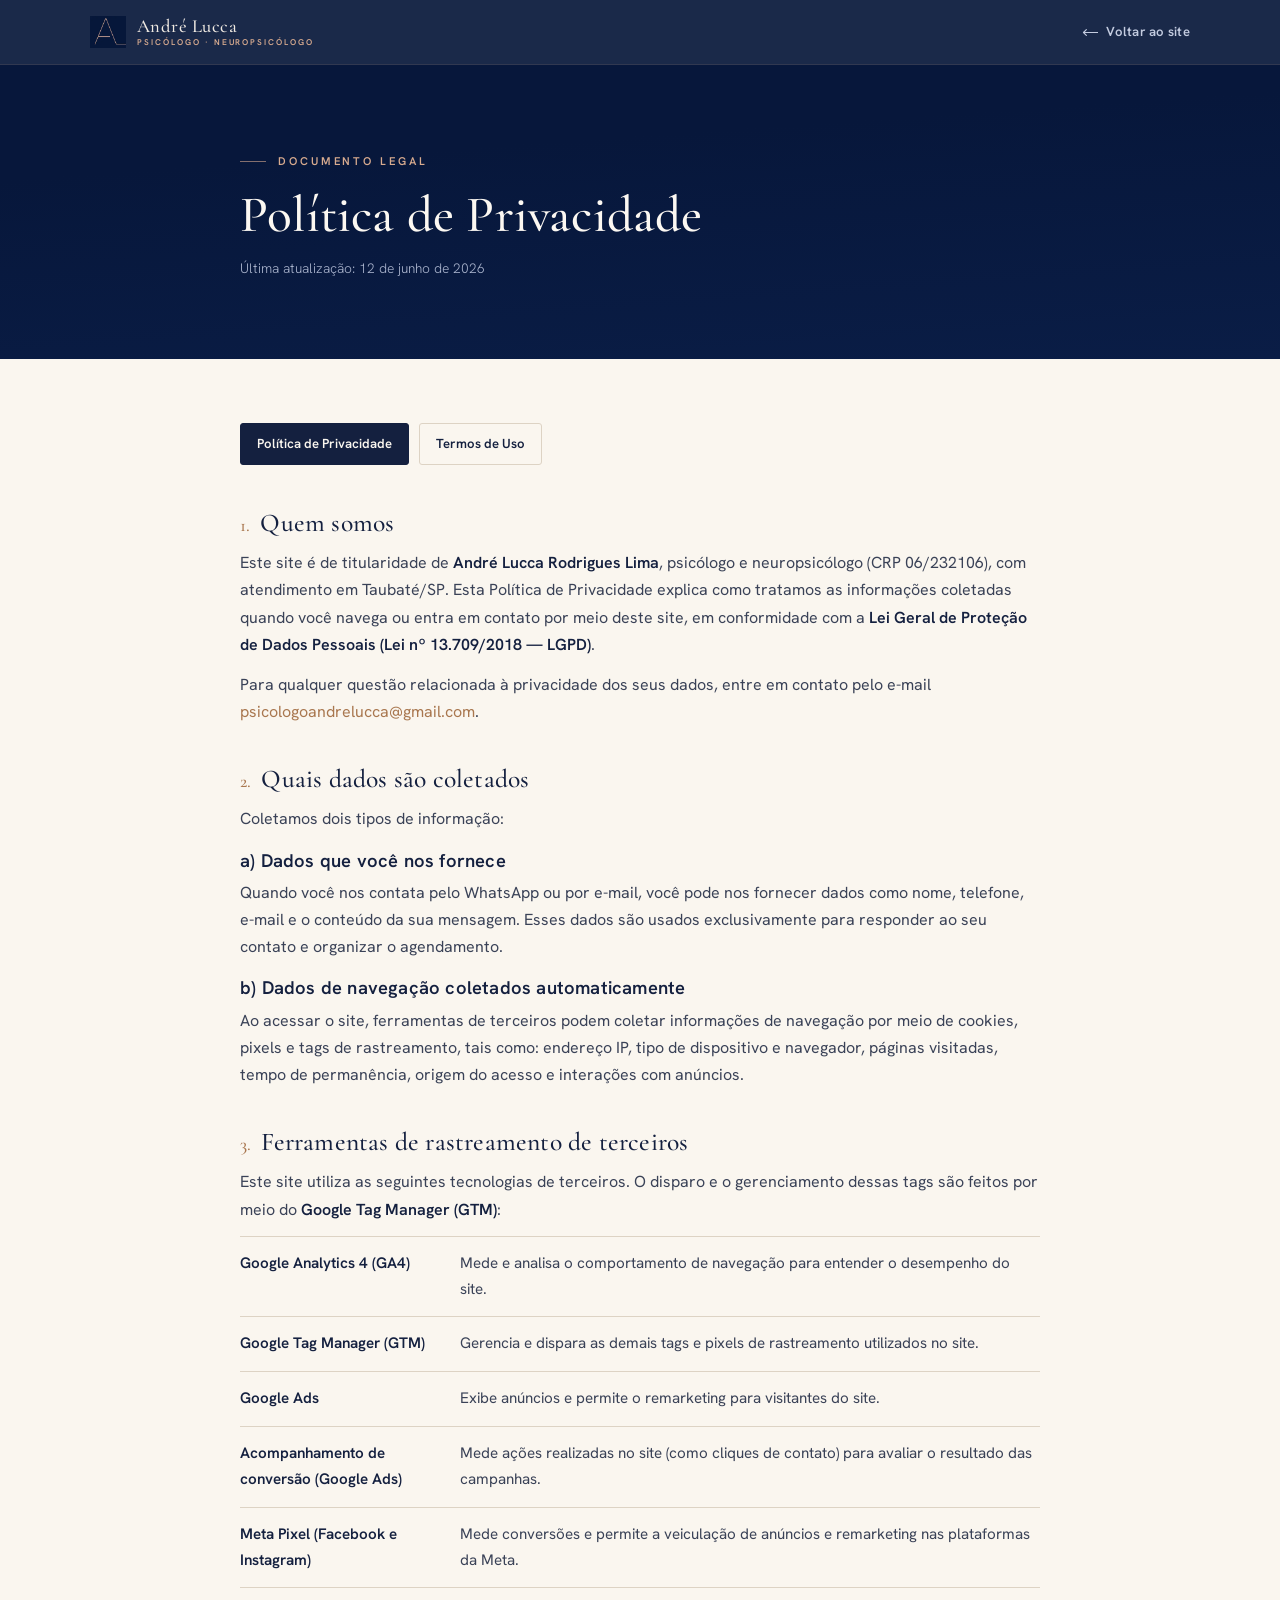
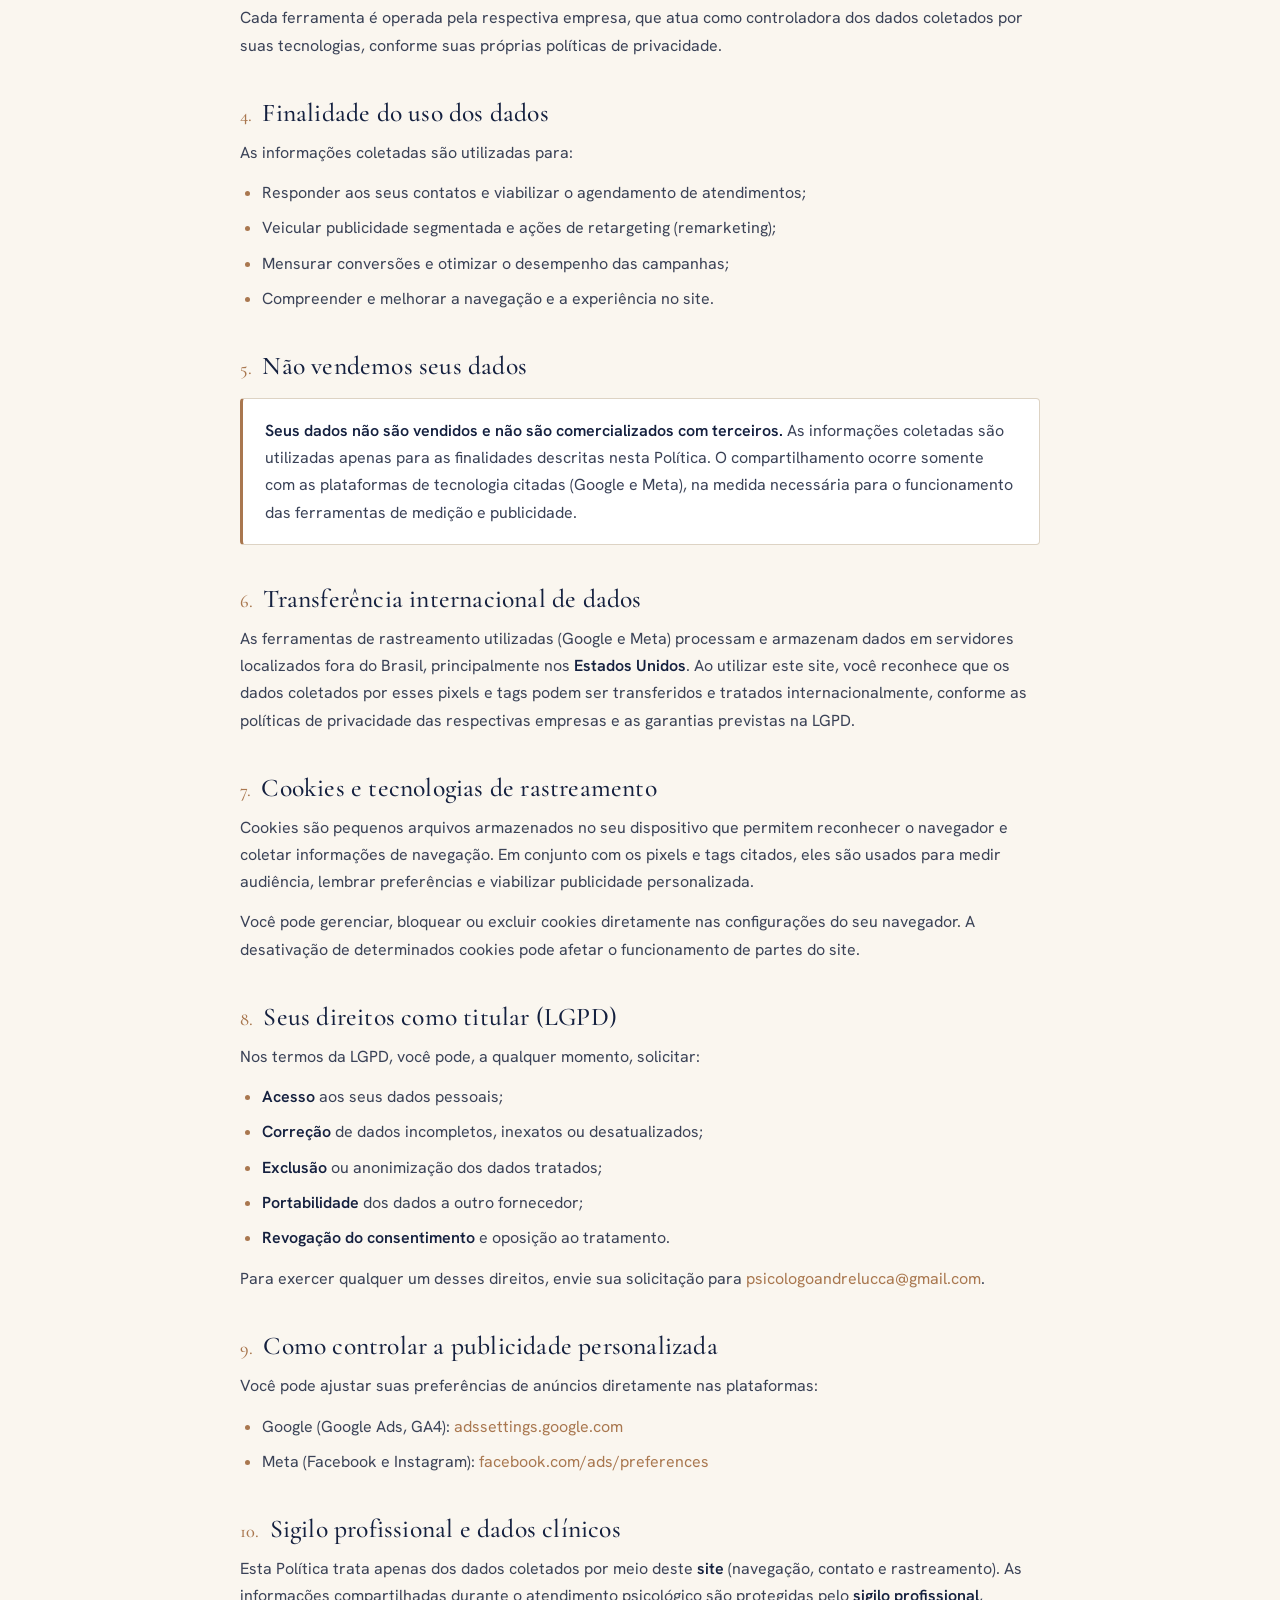
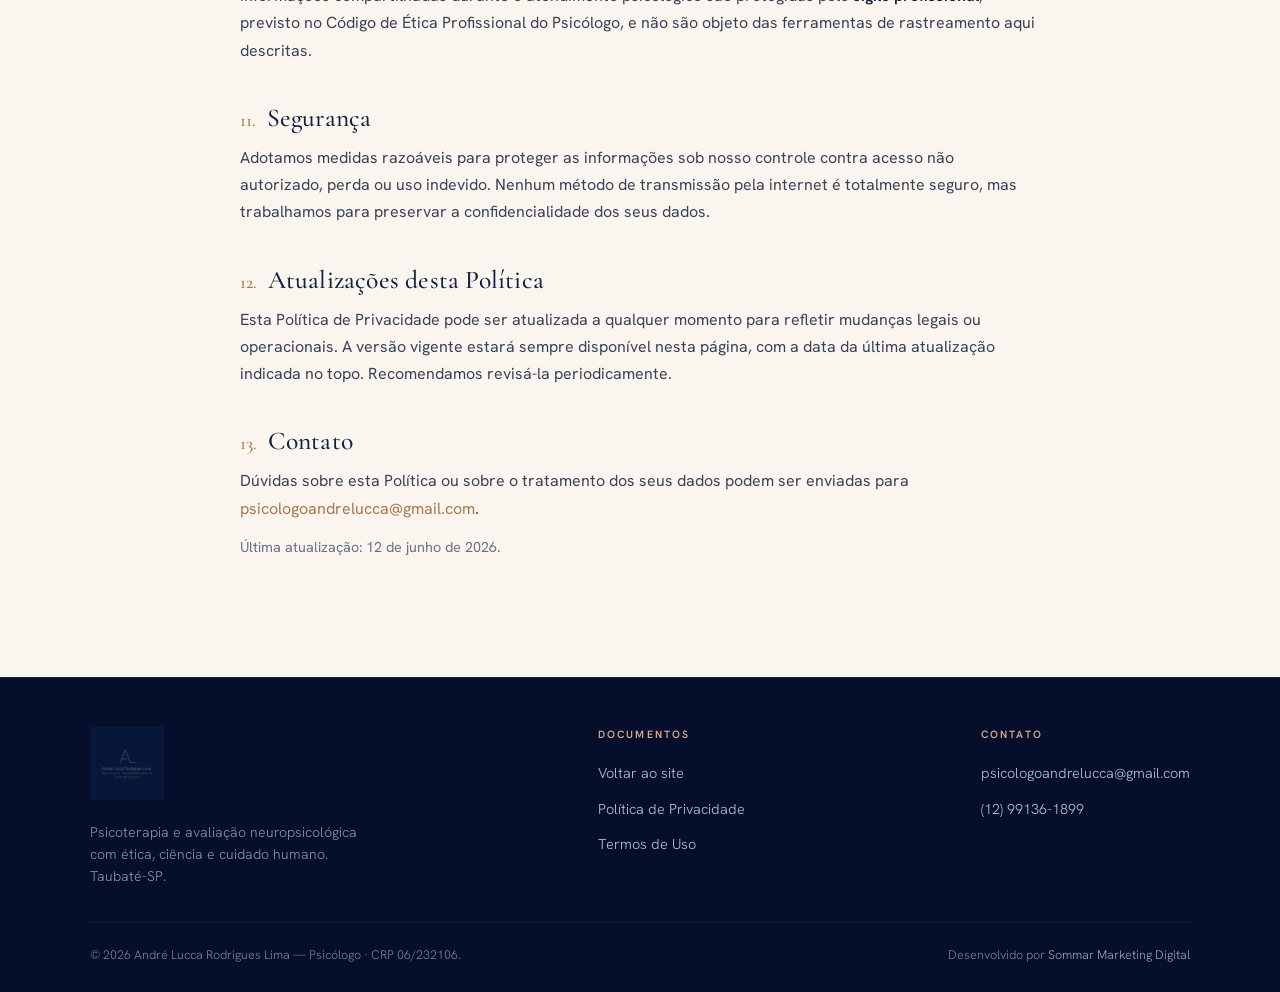
<file: privacy-policy.html>
<!DOCTYPE html>
<html lang="pt-BR">
<head>
<!-- Google Tag Manager -->
<script>(function(w,d,s,l,i){setTimeout(function(){w[l]=w[l]||[];w[l].push({'gtm.start':
new Date().getTime(),event:'gtm.js'});var f=d.getElementsByTagName(s)[0],
j=d.createElement(s),dl=l!='dataLayer'?'&l='+l:'';j.async=true;j.src=
'https://www.googletagmanager.com/gtm.js?id='+i+dl;f.parentNode.insertBefore(j,f);},2600);
})(window,document,'script','dataLayer','GTM-TJ638QF2');</script>
<!-- End Google Tag Manager -->
<meta charset="UTF-8" />
<meta name="viewport" content="width=device-width, initial-scale=1.0" />
<title>Política de Privacidade — André Lucca Rodrigues Lima</title>
<meta name="description" content="Política de Privacidade do site de André Lucca Rodrigues Lima, psicólogo e neuropsicólogo. Saiba como tratamos seus dados conforme a LGPD." />
<meta name="theme-color" content="#07173B" />
<meta name="robots" content="index, follow" />
<link rel="icon" type="image/png" href="IMG/favicon-96.png" />
<link rel="apple-touch-icon" href="IMG/apple-touch-icon.png" />
<link rel="stylesheet" href="fonts/fonts.css" />
<style>
  :root{--navy:#07173B;--navy-deep:#050f2b;--ink:#14203f;--cream-2:#faf6ef;--rose:#a9774f;--rose-l:#d8ab8f;
    --line:#ddd3c4;--maxw:880px}
  *{margin:0;padding:0;box-sizing:border-box}
  html{scroll-behavior:smooth;-webkit-text-size-adjust:100%}
  body{font-family:'Hanken Grotesk',system-ui,sans-serif;color:var(--ink);background:var(--cream-2);line-height:1.7;font-size:16px;font-weight:400;-webkit-font-smoothing:antialiased}
  a{color:var(--rose);text-decoration:none;transition:color .2s}
  a:hover{color:#946343}
  h1,h2,h3{font-family:'Cormorant Garamond',Georgia,serif;font-weight:500;line-height:1.1;letter-spacing:.2px;color:var(--ink)}
  .wrap{max-width:var(--maxw);margin-inline:auto;padding-inline:clamp(20px,5vw,40px)}

  header{position:sticky;top:0;z-index:40;background:rgba(7,23,59,.92);backdrop-filter:blur(10px);-webkit-backdrop-filter:blur(10px);border-bottom:1px solid rgba(216,171,143,.12)}
  .nav{display:flex;align-items:center;justify-content:space-between;gap:20px;height:64px;max-width:1180px;margin-inline:auto;padding-inline:clamp(20px,5vw,40px)}
  .brand{display:flex;align-items:center;gap:11px}
  .brand img{height:32px;width:auto}
  .brand .bn{display:flex;flex-direction:column;line-height:1}
  .brand .bn b{font-family:'Cormorant Garamond',serif;font-weight:500;font-size:1.16rem;color:#f1ebe3;letter-spacing:.5px}
  .brand .bn small{font-size:.52rem;letter-spacing:.24em;text-transform:uppercase;color:var(--rose-l);margin-top:4px;font-weight:600}
  .back{font-size:.82rem;font-weight:600;color:#c4cce0;display:inline-flex;align-items:center;gap:8px;letter-spacing:.02em}
  .back:hover{color:var(--rose-l)}
  .back svg{width:16px;height:9px}

  .title-band{background:linear-gradient(176deg,var(--navy) 30%,#0a1d46);color:#eef2fb;padding-block:clamp(46px,7vw,78px)}
  .title-band .kick{font-weight:600;font-size:.7rem;letter-spacing:.26em;text-transform:uppercase;color:var(--rose-l);display:inline-flex;align-items:center;gap:12px}
  .title-band .kick::before{content:"";width:26px;height:1px;background:currentColor;opacity:.6}
  .title-band h1{font-size:clamp(2.1rem,4.5vw,3.2rem);color:#fcf8f2;margin-top:16px}
  .title-band .upd{margin-top:14px;font-size:.86rem;color:#aab4cd;font-weight:300}

  .doc{padding-block:clamp(40px,5vw,68px)}
  .cross{display:flex;flex-wrap:wrap;gap:10px;margin-bottom:38px}
  .cross a{font-size:.82rem;font-weight:600;padding:9px 16px;border:1px solid var(--line);border-radius:3px;color:var(--ink)}
  .cross a:hover{border-color:var(--rose);color:var(--rose)}
  .cross a.on{background:var(--ink);color:var(--cream-2);border-color:var(--ink)}

  .doc section{margin-bottom:34px}
  .doc h2{font-size:1.6rem;margin-bottom:12px;padding-top:6px}
  .doc h2 .n{color:var(--rose);font-size:1.15rem;margin-right:10px}
  .doc h3{font-size:1.15rem;font-weight:600;font-family:'Hanken Grotesk',sans-serif;margin:18px 0 8px;color:var(--ink)}
  .doc p{margin-bottom:13px;color:#3a4257}
  .doc ul{margin:8px 0 14px;padding-left:22px}
  .doc li{margin-bottom:8px;color:#3a4257}
  .doc li::marker{color:var(--rose)}
  .doc strong{font-weight:600;color:var(--ink)}

  .callout{background:#fff;border:1px solid var(--line);border-left:3px solid var(--rose);border-radius:4px;padding:18px 22px;margin:18px 0}
  .callout p:last-child{margin-bottom:0}
  .tbl{border-top:1px solid var(--line);margin:10px 0 16px}
  .tbl .row{display:grid;grid-template-columns:200px 1fr;gap:20px;padding:14px 0;border-bottom:1px solid var(--line);align-items:baseline}
  .tbl .row b{font-weight:600;color:var(--ink);font-size:.95rem}
  .tbl .row span{color:#3a4257;font-size:.95rem}

  footer{background:var(--navy-deep);color:#9aa4bd;padding-block:48px 26px;border-top:1px solid rgba(216,171,143,.1);margin-top:20px}
  .fwrap{max-width:1180px;margin-inline:auto;padding-inline:clamp(20px,5vw,40px)}
  .fgrid{display:flex;flex-wrap:wrap;gap:30px 60px;justify-content:space-between;align-items:flex-start}
  .fbrand img{height:74px;width:auto}
  .fbrand p{margin-top:14px;font-size:.88rem;max-width:34ch;color:#8893b0;font-weight:300;line-height:1.55}
  .flinks{display:grid;gap:11px}
  .flinks h4{font-size:.66rem;letter-spacing:.2em;text-transform:uppercase;color:var(--rose-l);margin-bottom:6px;font-weight:600}
  .flinks a{font-size:.9rem;color:#bac3da;font-weight:300}
  .flinks a:hover{color:var(--rose-l)}
  .fbot{border-top:1px solid rgba(216,171,143,.1);margin-top:34px;padding-top:22px;display:flex;flex-wrap:wrap;gap:10px 24px;justify-content:space-between;font-size:.78rem;color:#79839f;font-weight:300}
  .fbot a{color:#9aa4bd}.fbot a:hover{color:var(--rose-l)}

  @media (max-width:640px){
    .tbl .row{grid-template-columns:1fr;gap:3px}
    .brand .bn{display:none}
    .doc h2 .n{display:block;margin-bottom:2px}
  }
  :focus-visible{outline:2px solid var(--rose);outline-offset:3px}
</style>
</head>
<body>
<!-- Google Tag Manager (noscript) -->
<noscript><iframe src="https://www.googletagmanager.com/ns.html?id=GTM-TJ638QF2"
height="0" width="0" style="display:none;visibility:hidden"></iframe></noscript>
<!-- End Google Tag Manager (noscript) -->

<header>
  <div class="nav">
    <a class="brand" href="index.html" aria-label="Voltar ao início">
      <img src="IMG/logo-mark.webp" alt="" />
      <span class="bn"><b>André Lucca</b><small>Psicólogo · Neuropsicólogo</small></span>
    </a>
    <a class="back" href="index.html"><svg viewBox="0 0 22 10" fill="none" stroke="currentColor" stroke-width="1.5"><path d="M22 5H2M6 1L2 5l4 4" stroke-linecap="round" stroke-linejoin="round"/></svg> Voltar ao site</a>
  </div>
</header>

<div class="title-band">
  <div class="wrap">
    <span class="kick">Documento legal</span>
    <h1>Política de Privacidade</h1>
    <p class="upd">Última atualização: 12 de junho de 2026</p>
  </div>
</div>

<main class="doc">
  <div class="wrap">
    <div class="cross">
      <a class="on" href="privacy-policy.html">Política de Privacidade</a>
      <a href="terms-of-use.html">Termos de Uso</a>
    </div>

    <section>
      <h2><span class="n">1.</span>Quem somos</h2>
      <p>Este site é de titularidade de <strong>André Lucca Rodrigues Lima</strong>, psicólogo e neuropsicólogo (CRP 06/232106), com atendimento em Taubaté/SP. Esta Política de Privacidade explica como tratamos as informações coletadas quando você navega ou entra em contato por meio deste site, em conformidade com a <strong>Lei Geral de Proteção de Dados Pessoais (Lei nº 13.709/2018 — LGPD)</strong>.</p>
      <p>Para qualquer questão relacionada à privacidade dos seus dados, entre em contato pelo e-mail <a href="mailto:psicologoandrelucca@gmail.com">psicologoandrelucca@gmail.com</a>.</p>
    </section>

    <section>
      <h2><span class="n">2.</span>Quais dados são coletados</h2>
      <p>Coletamos dois tipos de informação:</p>
      <h3>a) Dados que você nos fornece</h3>
      <p>Quando você nos contata pelo WhatsApp ou por e-mail, você pode nos fornecer dados como nome, telefone, e-mail e o conteúdo da sua mensagem. Esses dados são usados exclusivamente para responder ao seu contato e organizar o agendamento.</p>
      <h3>b) Dados de navegação coletados automaticamente</h3>
      <p>Ao acessar o site, ferramentas de terceiros podem coletar informações de navegação por meio de cookies, pixels e tags de rastreamento, tais como: endereço IP, tipo de dispositivo e navegador, páginas visitadas, tempo de permanência, origem do acesso e interações com anúncios.</p>
    </section>

    <section>
      <h2><span class="n">3.</span>Ferramentas de rastreamento de terceiros</h2>
      <p>Este site utiliza as seguintes tecnologias de terceiros. O disparo e o gerenciamento dessas tags são feitos por meio do <strong>Google Tag Manager (GTM)</strong>:</p>
      <div class="tbl">
        <div class="row"><b>Google Analytics 4 (GA4)</b><span>Mede e analisa o comportamento de navegação para entender o desempenho do site.</span></div>
        <div class="row"><b>Google Tag Manager (GTM)</b><span>Gerencia e dispara as demais tags e pixels de rastreamento utilizados no site.</span></div>
        <div class="row"><b>Google Ads</b><span>Exibe anúncios e permite o remarketing para visitantes do site.</span></div>
        <div class="row"><b>Acompanhamento de conversão (Google Ads)</b><span>Mede ações realizadas no site (como cliques de contato) para avaliar o resultado das campanhas.</span></div>
        <div class="row"><b>Meta Pixel (Facebook e Instagram)</b><span>Mede conversões e permite a veiculação de anúncios e remarketing nas plataformas da Meta.</span></div>
      </div>
      <p>Cada ferramenta é operada pela respectiva empresa, que atua como controladora dos dados coletados por suas tecnologias, conforme suas próprias políticas de privacidade.</p>
    </section>

    <section>
      <h2><span class="n">4.</span>Finalidade do uso dos dados</h2>
      <p>As informações coletadas são utilizadas para:</p>
      <ul>
        <li>Responder aos seus contatos e viabilizar o agendamento de atendimentos;</li>
        <li>Veicular publicidade segmentada e ações de retargeting (remarketing);</li>
        <li>Mensurar conversões e otimizar o desempenho das campanhas;</li>
        <li>Compreender e melhorar a navegação e a experiência no site.</li>
      </ul>
    </section>

    <section>
      <h2><span class="n">5.</span>Não vendemos seus dados</h2>
      <div class="callout">
        <p><strong>Seus dados não são vendidos e não são comercializados com terceiros.</strong> As informações coletadas são utilizadas apenas para as finalidades descritas nesta Política. O compartilhamento ocorre somente com as plataformas de tecnologia citadas (Google e Meta), na medida necessária para o funcionamento das ferramentas de medição e publicidade.</p>
      </div>
    </section>

    <section>
      <h2><span class="n">6.</span>Transferência internacional de dados</h2>
      <p>As ferramentas de rastreamento utilizadas (Google e Meta) processam e armazenam dados em servidores localizados fora do Brasil, principalmente nos <strong>Estados Unidos</strong>. Ao utilizar este site, você reconhece que os dados coletados por esses pixels e tags podem ser transferidos e tratados internacionalmente, conforme as políticas de privacidade das respectivas empresas e as garantias previstas na LGPD.</p>
    </section>

    <section>
      <h2><span class="n">7.</span>Cookies e tecnologias de rastreamento</h2>
      <p>Cookies são pequenos arquivos armazenados no seu dispositivo que permitem reconhecer o navegador e coletar informações de navegação. Em conjunto com os pixels e tags citados, eles são usados para medir audiência, lembrar preferências e viabilizar publicidade personalizada.</p>
      <p>Você pode gerenciar, bloquear ou excluir cookies diretamente nas configurações do seu navegador. A desativação de determinados cookies pode afetar o funcionamento de partes do site.</p>
    </section>

    <section>
      <h2><span class="n">8.</span>Seus direitos como titular (LGPD)</h2>
      <p>Nos termos da LGPD, você pode, a qualquer momento, solicitar:</p>
      <ul>
        <li><strong>Acesso</strong> aos seus dados pessoais;</li>
        <li><strong>Correção</strong> de dados incompletos, inexatos ou desatualizados;</li>
        <li><strong>Exclusão</strong> ou anonimização dos dados tratados;</li>
        <li><strong>Portabilidade</strong> dos dados a outro fornecedor;</li>
        <li><strong>Revogação do consentimento</strong> e oposição ao tratamento.</li>
      </ul>
      <p>Para exercer qualquer um desses direitos, envie sua solicitação para <a href="mailto:psicologoandrelucca@gmail.com">psicologoandrelucca@gmail.com</a>.</p>
    </section>

    <section>
      <h2><span class="n">9.</span>Como controlar a publicidade personalizada</h2>
      <p>Você pode ajustar suas preferências de anúncios diretamente nas plataformas:</p>
      <ul>
        <li>Google (Google Ads, GA4): <a href="https://adssettings.google.com" target="_blank" rel="noopener">adssettings.google.com</a></li>
        <li>Meta (Facebook e Instagram): <a href="https://www.facebook.com/ads/preferences" target="_blank" rel="noopener">facebook.com/ads/preferences</a></li>
      </ul>
    </section>

    <section>
      <h2><span class="n">10.</span>Sigilo profissional e dados clínicos</h2>
      <p>Esta Política trata apenas dos dados coletados por meio deste <strong>site</strong> (navegação, contato e rastreamento). As informações compartilhadas durante o atendimento psicológico são protegidas pelo <strong>sigilo profissional</strong>, previsto no Código de Ética Profissional do Psicólogo, e não são objeto das ferramentas de rastreamento aqui descritas.</p>
    </section>

    <section>
      <h2><span class="n">11.</span>Segurança</h2>
      <p>Adotamos medidas razoáveis para proteger as informações sob nosso controle contra acesso não autorizado, perda ou uso indevido. Nenhum método de transmissão pela internet é totalmente seguro, mas trabalhamos para preservar a confidencialidade dos seus dados.</p>
    </section>

    <section>
      <h2><span class="n">12.</span>Atualizações desta Política</h2>
      <p>Esta Política de Privacidade pode ser atualizada a qualquer momento para refletir mudanças legais ou operacionais. A versão vigente estará sempre disponível nesta página, com a data da última atualização indicada no topo. Recomendamos revisá-la periodicamente.</p>
    </section>

    <section>
      <h2><span class="n">13.</span>Contato</h2>
      <p>Dúvidas sobre esta Política ou sobre o tratamento dos seus dados podem ser enviadas para <a href="mailto:psicologoandrelucca@gmail.com">psicologoandrelucca@gmail.com</a>.</p>
      <p style="color:#6a7288;font-size:.9rem">Última atualização: 12 de junho de 2026.</p>
    </section>
  </div>
</main>

<footer>
  <div class="fwrap">
    <div class="fgrid">
      <div class="fbrand">
        <img src="IMG/logo-full.webp" alt="André Lucca Rodrigues Lima — Psicólogo e Neuropsicólogo" />
        <p>Psicoterapia e avaliação neuropsicológica com ética, ciência e cuidado humano. Taubaté-SP.</p>
      </div>
      <div class="flinks">
        <h4>Documentos</h4>
        <a href="index.html">Voltar ao site</a>
        <a href="privacy-policy.html">Política de Privacidade</a>
        <a href="terms-of-use.html">Termos de Uso</a>
      </div>
      <div class="flinks">
        <h4>Contato</h4>
        <a href="mailto:psicologoandrelucca@gmail.com">psicologoandrelucca@gmail.com</a>
        <a href="index.html#contato">(12) 99136-1899</a>
      </div>
    </div>
    <div class="fbot">
      <p>© 2026 André Lucca Rodrigues Lima — Psicólogo · CRP 06/232106.</p>
      <p>Desenvolvido por <a href="https://www.sommarmarketing.com.br" target="_blank" rel="noopener">Sommar Marketing Digital</a></p>
    </div>
  </div>
</footer>

</body>
</html>
</file>
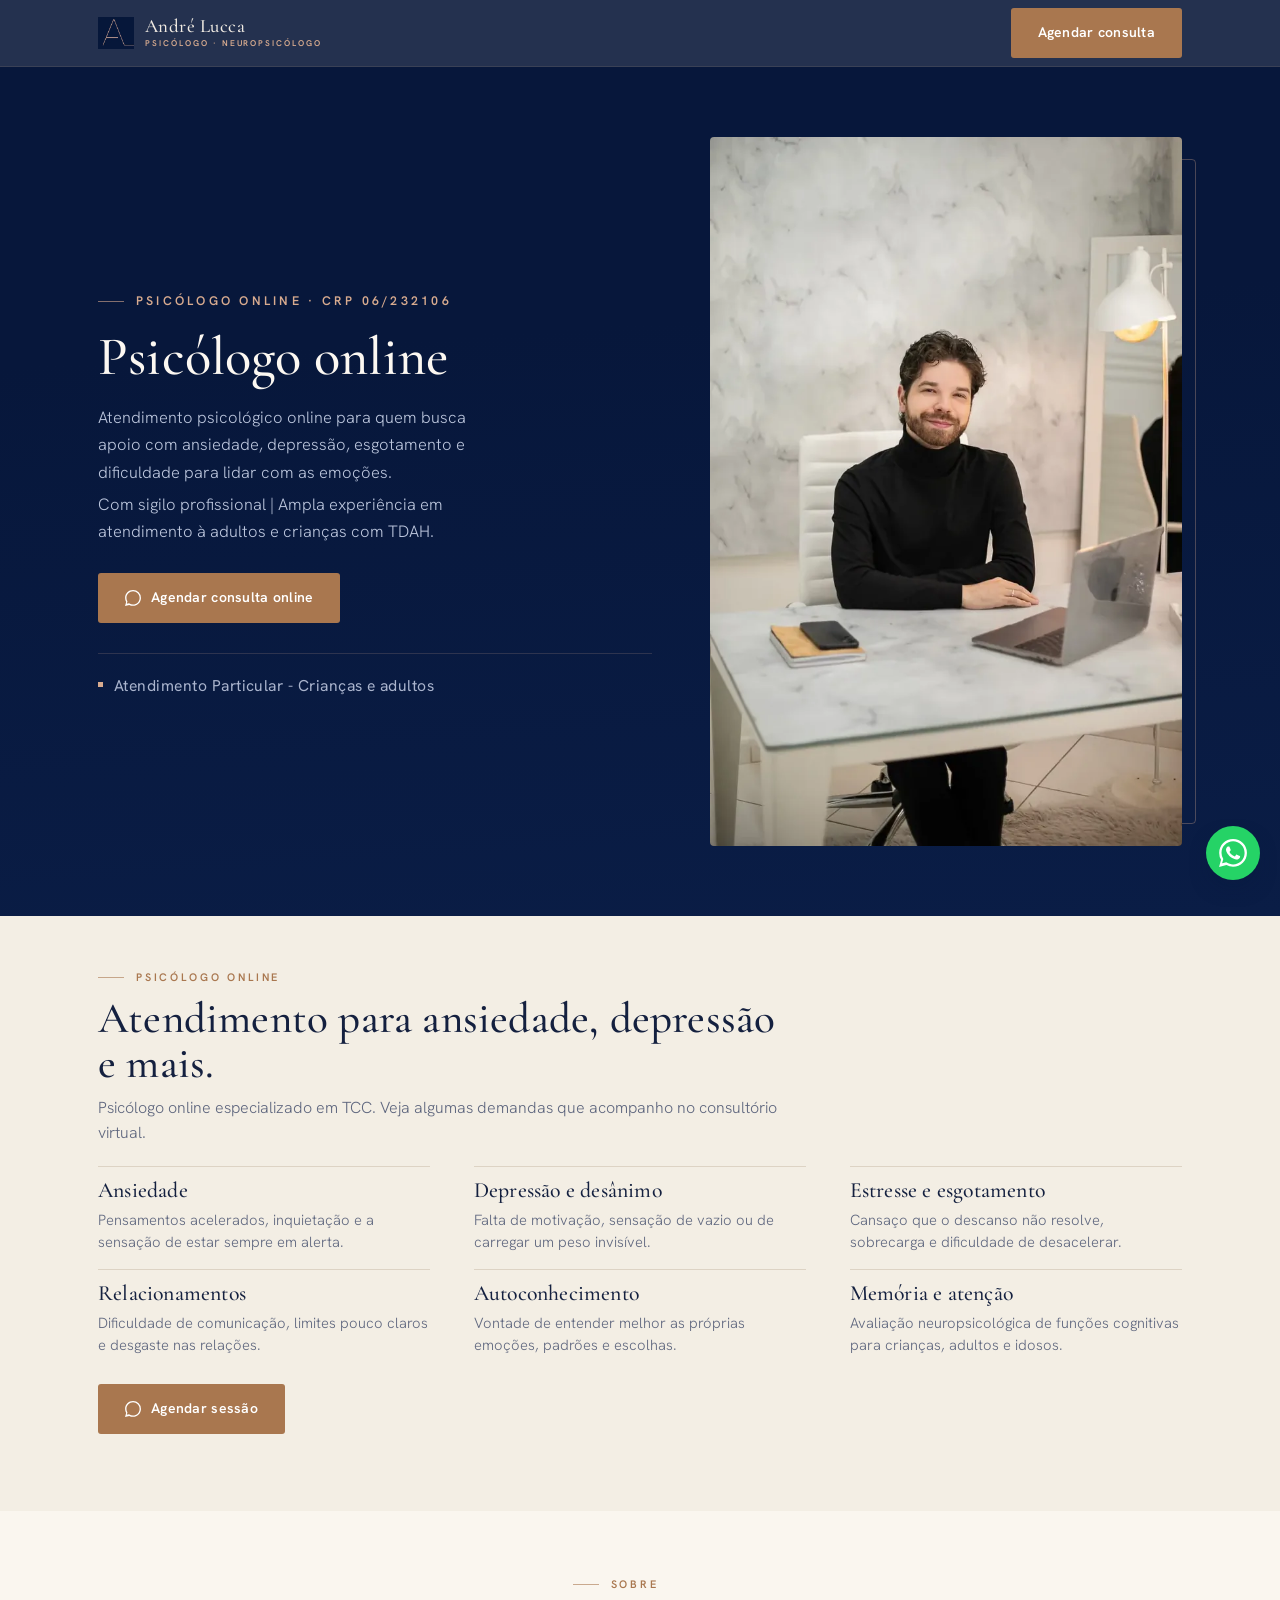
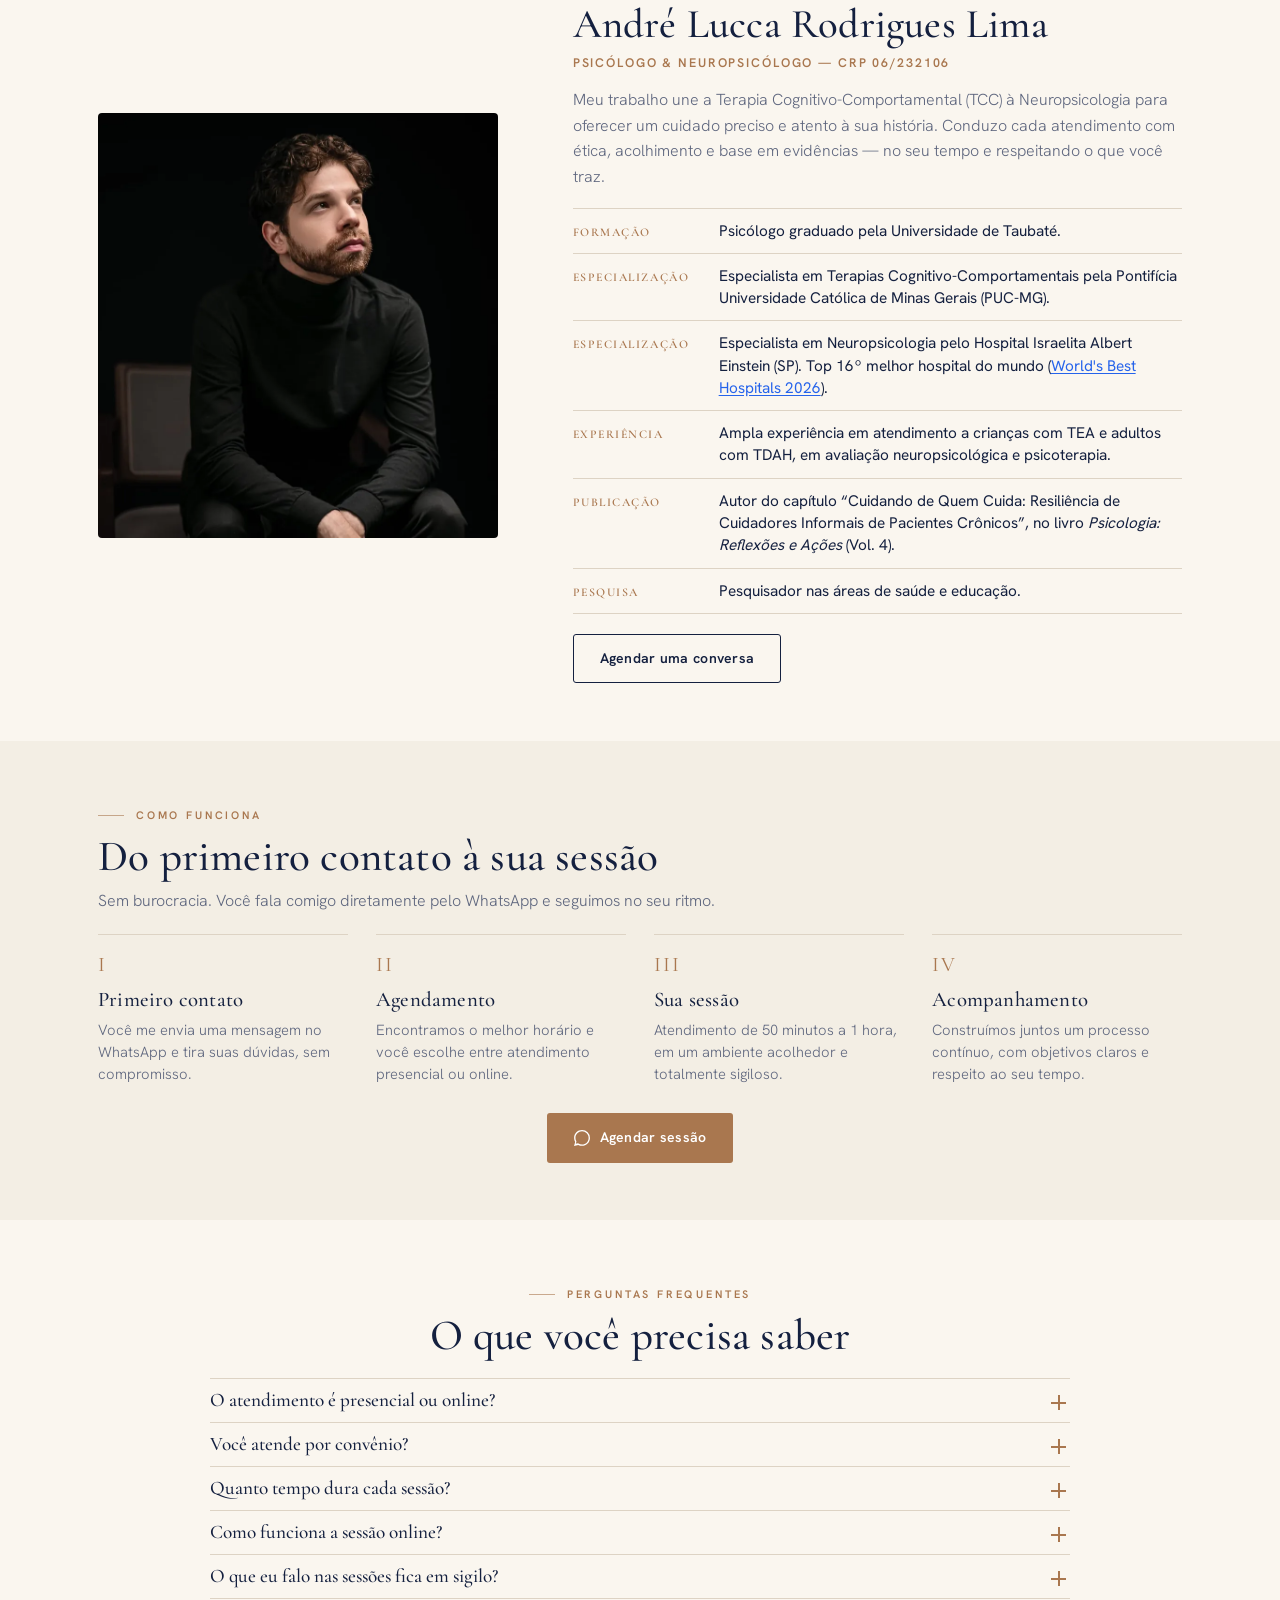
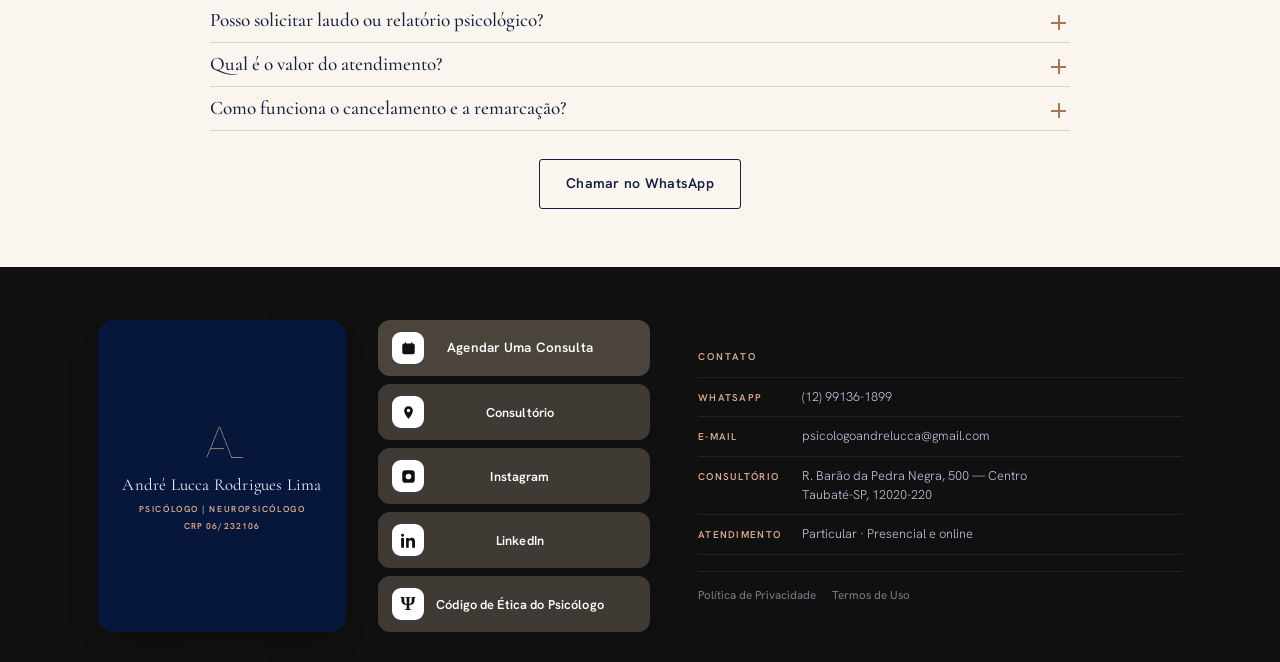
<file: psicologo-online.html>
﻿<!DOCTYPE html>
<html lang="pt-BR">
<head>
<!-- Google Tag Manager -->
<script>(function(w,d,s,l,i){setTimeout(function(){w[l]=w[l]||[];w[l].push({'gtm.start':
new Date().getTime(),event:'gtm.js'});var f=d.getElementsByTagName(s)[0],
j=d.createElement(s),dl=l!='dataLayer'?'&l='+l:'';j.async=true;j.src=
'https://www.googletagmanager.com/gtm.js?id='+i+dl;f.parentNode.insertBefore(j,f);},2600);
})(window,document,'script','dataLayer','GTM-TJ638QF2');</script>
<!-- End Google Tag Manager -->
<meta charset="UTF-8" />
<meta name="viewport" content="width=device-width, initial-scale=1.0" />
<title>Psicólogo Online — André Lucca | Agendar Consulta | CRP 06/232106</title>
<meta name="description" content="Psicólogo online com atendimento particular. Marque sua consulta por WhatsApp. TCC para crianças e adultos. Valores informados no primeiro contato. CRP 06/232106." />
<meta name="theme-color" content="#07173B" />
<meta name="robots" content="index, follow, max-image-preview:large" />
<link rel="canonical" href="https://andreluccapsicologo.com.br/psicologo-online.html" />
<meta property="og:type" content="website" />
<meta property="og:locale" content="pt_BR" />
<meta property="og:title" content="Psicólogo Online — André Lucca | Agendar Consulta" />
<meta property="og:description" content="Psicólogo online. Marque sua consulta por WhatsApp. Atendimento particular com TCC. Valores informados no primeiro contato." />
<meta property="og:image" content="https://andreluccapsicologo.com.br/IMG/hero.webp" />
<meta property="og:image:width" content="853" />
<meta property="og:image:height" content="906" />
<link rel="icon" type="image/png" href="IMG/favicon-96.png" />
<link rel="apple-touch-icon" href="IMG/apple-touch-icon.png" />
<link rel="preload" as="image" href="IMG/hero-consultorio.webp" type="image/webp" fetchpriority="high" />
<link rel="preload" href="fonts/hanken-grotesk.woff2" as="font" type="font/woff2" crossorigin />
<link rel="preload" href="fonts/cormorant-garamond.woff2" as="font" type="font/woff2" crossorigin />
<link rel="stylesheet" href="fonts/fonts.css" />

<script type="application/ld+json">
{"@context":"https://schema.org","@type":"Psychologist","name":"André Lucca Rodrigues Lima","description":"Psicólogo online. Psicoterapia (TCC) para crianças e adultos. Atendimento particular com sigilo profissional.","url":"https://andreluccapsicologo.com.br/psicologo-online.html","telephone":"+55-12-99136-1899","email":"psicologoandrelucca@gmail.com","priceRange":"$$","areaServed":"Taubaté e região, Brasil","knowsAbout":["Terapia Cognitivo-Comportamental","Neuropsicologia","Avaliação Neuropsicológica","Supervisão Clínica"],"address":{"@type":"PostalAddress","streetAddress":"R. Barão da Pedra Negra, 500 - Centro","addressLocality":"Taubaté","addressRegion":"SP","postalCode":"12020-220","addressCountry":"BR"}}
</script>

<style>
  :root{
    --navy:#07173B;--ink:#14203f;--muted:#5e667e;
    --cream:#f3eee4;--cream-2:#faf6ef;
    --rose:#a9774f;--rose-l:#d8ab8f;
    --line:#ddd3c4;--line-d:rgba(216,171,143,.20);
    --maxw:1180px;--e:cubic-bezier(.2,.6,.35,1);
  }
  *{margin:0;padding:0;box-sizing:border-box}
  html{scroll-behavior:smooth;-webkit-text-size-adjust:100%}
  body{font-family:'Hanken Grotesk',system-ui,sans-serif;color:var(--ink);background:var(--cream);
    line-height:1.55;font-size:16px;font-weight:400;-webkit-font-smoothing:antialiased;overflow-x:hidden}
  img{max-width:100%;display:block}
  a{color:inherit;text-decoration:none}
  ::selection{background:var(--rose-l);color:var(--navy)}
  h1,h2,h3{font-family:'Cormorant Garamond',Georgia,serif;font-weight:500;line-height:1.05;letter-spacing:.2px}
  .wrap{max-width:var(--maxw);margin-inline:auto;padding-inline:clamp(20px,5vw,48px)}

  .kicker{display:inline-flex;align-items:center;gap:12px;font-weight:600;font-size:.68rem;
    letter-spacing:.26em;text-transform:uppercase;color:var(--rose)}
  .kicker::before{content:"";width:26px;height:1px;background:currentColor;opacity:.6}
  .on-dark .kicker{color:var(--rose-l)}
  .hero .kicker{font-size:.78rem}

  .btn{display:inline-flex;align-items:center;justify-content:center;gap:10px;font-family:'Hanken Grotesk',sans-serif;
    font-weight:600;font-size:.875rem;letter-spacing:.02em;padding:13px 26px;border-radius:3px;cursor:pointer;
    border:1px solid transparent;transition:background .3s var(--e),color .3s var(--e),border-color .3s var(--e)}
  .btn-solid{background:var(--rose);color:#fff}
  .btn-solid:hover{background:#946343}
  .btn-line-d{background:transparent;border-color:var(--ink);color:var(--ink)}
  .btn-line-d:hover{background:var(--ink);color:var(--cream-2)}
  .btn .wa{width:16px;height:16px}
  .arrow-link{display:inline-flex;align-items:center;gap:9px;font-weight:600;font-size:.875rem;color:var(--rose);
    letter-spacing:.02em;transition:gap .3s var(--e)}
  .arrow-link svg{width:20px;height:9px;transition:transform .3s var(--e)}
  .arrow-link:hover svg{transform:translateX(4px)}
  .on-dark .arrow-link{color:var(--rose-l)}

  /* header */
  header{position:sticky;top:0;z-index:60;background:rgba(7,23,59,.88);backdrop-filter:blur(10px);
    -webkit-backdrop-filter:blur(10px);border-bottom:1px solid rgba(216,171,143,.12)}
  .nav{display:flex;align-items:center;justify-content:space-between;gap:24px;height:66px}
  .brand{display:flex;align-items:center;gap:11px}
  .brand img{height:32px;width:auto}
  .brand .bn{display:flex;flex-direction:column;line-height:1}
  .brand .bn b{font-family:'Cormorant Garamond',serif;font-weight:500;font-size:1.18rem;color:#f1ebe3;letter-spacing:.5px}
  .brand .bn small{font-size:.52rem;letter-spacing:.24em;text-transform:uppercase;color:var(--rose-l);margin-top:4px;font-weight:600}
  nav.menu{display:flex;align-items:center;gap:30px}
  nav.menu a{font-size:.82rem;font-weight:500;color:#c4cce0;transition:color .25s}
  nav.menu a:hover{color:var(--rose-l)}
  nav.menu>a.act{display:none}
  .nav-r{display:flex;align-items:center;gap:14px}
  .burger{display:none;background:none;border:0;cursor:pointer;width:26px;height:18px;position:relative}
  .burger span{position:absolute;left:0;height:1.5px;width:100%;background:#e7ddd3;transition:.3s var(--e)}
  .burger span:nth-child(1){top:1px}.burger span:nth-child(2){top:8px}.burger span:nth-child(3){top:15px}
  body.no .burger span:nth-child(1){top:8px;transform:rotate(45deg)}
  body.no .burger span:nth-child(2){opacity:0}
  body.no .burger span:nth-child(3){top:8px;transform:rotate(-45deg)}

  /* hero */
  .hero{background:linear-gradient(176deg,var(--navy) 32%,#0a1d46);color:#eef2fb}
  .hero-grid{display:grid;grid-template-columns:1.08fr .92fr;gap:clamp(30px,4.5vw,64px);align-items:center;
    padding-block:clamp(40px,5.5vw,72px)}
  .hero h1{font-size:clamp(2.1rem,4.3vw,3.4rem);font-weight:500;color:#fcf8f2;margin:18px 0 0}
  .hero h1 em{font-style:italic;color:var(--rose-l)}
  .hero .lead{margin-top:18px;font-size:1.03rem;color:#bcc6dd;max-width:46ch;font-weight:300;line-height:1.65;text-wrap:pretty}
  .hero .lead + .lead{margin-top:.3em}
  .hero-cta{display:flex;flex-wrap:wrap;align-items:center;gap:12px 24px;margin-top:28px}
  .hero-meta{display:flex;flex-wrap:wrap;gap:4px 14px;margin-top:30px;padding-top:20px;
    border-top:1px solid rgba(216,171,143,.18);font-size:.8rem;color:#aab4cd;letter-spacing:.03em}
  .hero-meta span{position:relative;padding-left:16px}
  .hero-meta span::before{content:"";position:absolute;left:0;top:7px;width:5px;height:5px;background:var(--rose-l)}
  .hero-photo{position:relative}
  .hero-photo .img{position:relative;z-index:2;border-radius:4px;overflow:hidden;background:#05122f}
  .hero-photo .img img{width:100%;height:100%;object-fit:cover;aspect-ratio:4/4.25}
  .hero-photo .img img.hero-img-consultorio{aspect-ratio:2/3;object-position:center 32%}
  .hero-photo::after{content:"";position:absolute;z-index:1;right:-14px;top:22px;bottom:22px;width:58%;
    border:1px solid rgba(216,171,143,.32);border-radius:4px}

  /* section base */
  .sec{padding-block:clamp(50px,6vw,84px)}
  .navy{background:var(--navy);color:#eef2fb}
  .cream2{background:var(--cream-2)}
  .head-2{max-width:680px}
  .head-2.ctr{margin-inline:auto;text-align:center}
  .head-2 h2{font-size:clamp(1.85rem,3.6vw,2.7rem);margin-top:14px;color:var(--ink)}
  .on-dark .head-2 h2{color:#fcf8f2}
  .head-2 p{margin-top:13px;color:var(--muted);font-size:1rem;font-weight:300}
  .on-dark .head-2 p{color:#bcc6dd}

  /* compact spacing — #ajuda e seções abaixo */
  #ajuda{padding-top:clamp(28px,3.5vw,48px)}
  #ajuda ~ .sec{padding-block:clamp(36px,4.5vw,64px)}
  #ajuda .head-2 h2,
  #ajuda ~ .sec .head-2 h2,
  #ajuda ~ .sec .about h2{margin-top:10px}
  #ajuda .head-2 p,
  #ajuda ~ .sec .head-2 p{margin-top:10px}
  #ajuda ~ .sec .svc-row,
  #ajuda ~ .sec .steps,
  #ajuda ~ .sec .faq{margin-top:20px}
  #ajuda ~ .sec .about .role{margin-top:8px}
  #ajuda ~ .sec .about .body{margin-top:14px}
  #ajuda ~ .sec .creds{margin-top:18px}
  #ajuda ~ .sec .creds li{padding:11px 0}
  #ajuda ~ .sec .about-cta{margin-top:20px}
  #ajuda ~ .sec .svc-col h3{margin-top:10px}
  #ajuda ~ .sec .svc-col p{margin-top:10px}
  #ajuda ~ .sec .svc-col .tag{margin-top:12px}
  #ajuda ~ .sec .svc-col .arrow-link{margin-top:14px}
  #ajuda ~ .sec .step{padding-top:14px}
  #ajuda ~ .sec .tele{margin-top:32px;padding-top:18px}
  #ajuda ~ .sec .faq summary{padding:10px 40px 10px 0;font-size:1.2rem;line-height:1.2}
  #ajuda ~ .sec .faq .ans{padding:2px 40px 10px 0;font-size:.95rem;line-height:1.5}
  #ajuda ~ .sec .faq .ico{top:16px}
  #perguntas{padding-block:clamp(28px,3.5vw,52px)}

  /* themes grid (compact) */
  .theme-list{display:grid;grid-template-columns:repeat(3,1fr);gap:16px clamp(30px,3.4vw,52px);margin-top:20px}
  .theme{border-top:1px solid var(--line);padding-top:12px}
  .theme h3{font-size:1.36rem;color:var(--ink);font-weight:500}
  .theme p{margin-top:7px;color:var(--muted);font-size:.92rem;font-weight:300;line-height:1.5}
  .sec-cta{margin-top:28px}
  .sec-cta.ctr{text-align:center}

  /* about */
  .about{display:grid;grid-template-columns:minmax(0,.82fr) 1.18fr;gap:clamp(28px,4vw,62px);align-items:center}
  .about-photo{position:relative;max-width:400px}
  .about-photo .img{border-radius:4px;overflow:hidden}
  .about-photo .about-img--mobile{display:none}
  .about-photo .about-img--desktop img{display:block;width:100%;height:auto;aspect-ratio:2/3;object-fit:cover;object-position:center 38%}
  .about-photo .about-img--desktop img.hero-portrait{aspect-ratio:853/906;object-position:center 18%}
  .about-photo .about-img--mobile img{display:block;width:100%;height:auto;aspect-ratio:4/3;object-fit:cover;object-position:center 42%}
  .about-photo .about-img--mobile img.hero-portrait{object-position:center 12%}
  .about-photo::after{content:"";position:absolute;left:-14px;bottom:18px;top:18px;width:52%;z-index:-1;border:1px solid var(--line)}
  .about h2{font-size:clamp(1.85rem,3.6vw,2.55rem);margin-top:14px}
  .about .role{font-size:.78rem;letter-spacing:.15em;text-transform:uppercase;color:var(--rose);font-weight:600;margin-top:10px}
  .about .body{margin-top:18px;color:var(--muted);font-weight:300;font-size:1rem;line-height:1.6}
  .creds{list-style:none;margin-top:24px;border-top:1px solid var(--line)}
  .creds li{padding:13px 0;border-bottom:1px solid var(--line);font-size:.96rem;color:var(--ink);display:grid;
    grid-template-columns:130px 1fr;gap:16px;align-items:baseline;line-height:1.45}
  .creds li .yr{font-family:'Cormorant Garamond',serif;font-size:.74rem;letter-spacing:.13em;text-transform:uppercase;color:var(--rose);white-space:nowrap;font-weight:600}
  .creds li em{font-style:italic}
  .creds .src{color:#2563eb;text-decoration:underline;text-underline-offset:2px}
  .creds .src:hover{color:#1d4ed8}
  .about-cta{margin-top:26px}

  /* services */
  .svc-row{display:grid;grid-template-columns:repeat(3,1fr);margin-top:48px}
  .svc-col{padding:2px clamp(22px,2.4vw,38px);border-left:1px solid var(--line-d);display:flex;flex-direction:column}
  .svc-col:first-child{padding-left:0;border-left:0}
  .svc-col:last-child{padding-right:0}
  .svc-col .rn{font-family:'Cormorant Garamond',serif;font-style:italic;font-size:1.1rem;color:var(--rose-l)}
  .svc-col h3{font-size:1.6rem;color:#fcf8f2;font-weight:500;margin-top:12px;line-height:1.12}
  .svc-col p{margin-top:12px;color:#bcc6dd;font-size:.95rem;font-weight:300;line-height:1.6;flex-grow:1}
  .svc-col .tag{margin-top:16px;font-size:.72rem;letter-spacing:.13em;text-transform:uppercase;color:var(--rose-l)}
  .svc-col .arrow-link{margin-top:20px}

  /* steps */
  .steps{display:grid;grid-template-columns:repeat(4,1fr);gap:clamp(18px,2.2vw,30px);margin-top:48px}
  .step{border-top:1px solid var(--line);padding-top:20px}
  .step .rn{font-family:'Cormorant Garamond',serif;font-size:1.3rem;color:var(--rose);letter-spacing:.1em}
  .step h3{font-size:1.3rem;margin-top:8px;color:var(--ink);font-weight:500}
  .step p{margin-top:8px;font-size:.92rem;color:var(--muted);font-weight:300;line-height:1.5}
  .tele{margin-top:44px;display:grid;grid-template-columns:auto 1fr;gap:28px;align-items:start;padding-top:24px;border-top:1px solid var(--line)}
  .tele .lbl{font-family:'Cormorant Garamond',serif;font-style:italic;font-size:1.35rem;color:var(--ink);white-space:nowrap}
  .tele p{color:var(--muted);font-weight:300;font-size:.98rem;max-width:74ch;line-height:1.55}

  /* faq */
  .faq{max-width:860px;margin:44px auto 0}
  .faq details{border-top:1px solid var(--line)}
  .faq details:last-child{border-bottom:1px solid var(--line)}
  .faq summary{cursor:pointer;list-style:none;padding:19px 48px 19px 0;position:relative;font-weight:500;
    font-family:'Cormorant Garamond',serif;font-size:1.32rem;color:var(--ink);transition:color .25s;line-height:1.25}
  .faq summary::-webkit-details-marker{display:none}
  .faq summary:hover{color:var(--rose)}
  .faq .ico{position:absolute;right:4px;top:25px;width:15px;height:15px}
  .faq .ico::before,.faq .ico::after{content:"";position:absolute;background:var(--rose);transition:transform .3s var(--e),opacity .3s}
  .faq .ico::before{top:7px;left:0;width:15px;height:1.5px}
  .faq .ico::after{top:0;left:7px;width:1.5px;height:15px}
  .faq details[open] .ico::after{transform:rotate(90deg);opacity:0}
  .faq details[open] summary{color:var(--rose)}
  .faq .ans{padding:0 48px 22px 0;color:var(--muted);font-size:1rem;font-weight:300;line-height:1.6;max-width:76ch}

  /* footer — estilo Linktree */
  .lt-footer{background:#101010;padding:clamp(34px,4.2vw,54px) 0 30px}
  .lt-wrap{max-width:var(--maxw)}
  .lt-grid{display:grid;grid-template-columns:minmax(210px,248px) minmax(200px,272px) 1fr;gap:clamp(18px,2.8vw,32px);align-items:stretch}
  .lt-card{background:var(--navy);border-radius:16px;padding:24px 18px 20px;text-align:center;
    box-shadow:0 16px 36px -24px rgba(0,0,0,.55);height:100%;display:flex;flex-direction:column;align-items:center;justify-content:center}
  .lt-card img{height:38px;width:auto}
  .lt-name{margin-top:12px;font-family:'Cormorant Garamond',serif;font-size:1.05rem;font-weight:400;
    color:#e8edf8;letter-spacing:.2px;line-height:1.3}
  .lt-role{margin-top:8px;font-size:.54rem;letter-spacing:.18em;text-transform:uppercase;
    color:var(--rose-l);font-weight:600}
  .lt-crp{margin-top:3px;font-size:.54rem;letter-spacing:.12em;text-transform:uppercase;
    color:var(--rose-l);font-weight:600}
  .lt-side{display:contents}
  .lt-mid{display:flex;flex-direction:column;justify-content:center;min-width:0}
  .lt-links{display:flex;flex-direction:column;gap:8px;margin-top:0;max-width:272px}
  .lt-link{display:flex;align-items:center;gap:12px;background:#3f3a34;color:#fff;font-weight:700;
    font-size:.8rem;letter-spacing:.01em;padding:12px 14px;border-radius:12px;
    transition:background .22s var(--e),transform .22s var(--e)}
  .lt-link:hover{background:#4c4640;transform:translateY(-1px)}
  .lt-link--primary{padding:12px 14px;font-size:.84rem;background:#4a443c}
  .lt-link--primary:hover{background:#565048}
  .lt-ico{flex-shrink:0;width:32px;height:32px;background:#fff;border-radius:9px;
    display:flex;align-items:center;justify-content:center}
  .lt-ico svg{width:15px;height:15px}
  .lt-ico--cal svg,.lt-ico--pin svg,.lt-ico--ig svg,.lt-ico--in svg{fill:#111}
  .lt-ico--ig svg{fill:#111}
  .lt-ico--in svg{fill:#111}
  .lt-ico--psi{font-family:'Cormorant Garamond',serif;font-size:1.2rem;font-weight:600;color:#111;line-height:1}
  .lt-label{flex:1;text-align:center;padding-right:32px}
  .lt-info{display:flex;flex-direction:column;justify-content:center;min-width:0;padding-left:clamp(4px,1.5vw,16px)}
  .lt-info-kick{font-size:.62rem;letter-spacing:.2em;text-transform:uppercase;color:var(--rose-l);font-weight:600;margin-bottom:12px}
  .lt-rows{border-top:1px solid rgba(255,255,255,.08)}
  .lt-row{padding:10px 0;border-bottom:1px solid rgba(255,255,255,.08);display:grid;
    grid-template-columns:92px 1fr;gap:12px;align-items:baseline}
  .lt-row b{font-size:.62rem;letter-spacing:.13em;text-transform:uppercase;color:var(--rose-l);font-weight:600}
  .lt-row a,.lt-row span{font-size:.8rem;color:#bcc6dd;font-weight:300;line-height:1.45}
  .lt-row a:hover{color:var(--rose-l)}
  .lt-legal{display:flex;flex-wrap:wrap;gap:6px 16px;margin-top:16px;padding-top:14px;
    border-top:1px solid rgba(255,255,255,.08)}
  .lt-legal a{font-size:.72rem;color:#7a7f8c;font-weight:400;transition:color .2s}
  .lt-legal a:hover{color:var(--rose-l)}

  .waf{position:fixed;right:20px;bottom:20px;z-index:80;width:54px;height:54px;border-radius:50%;background:#25D366;
    display:flex;align-items:center;justify-content:center;box-shadow:0 10px 24px -10px rgba(7,23,59,.6);transition:transform .3s var(--e)}
  .waf:hover{transform:translateY(-3px)}
  .waf svg{width:28px;height:28px;fill:#fff}

  .rv{opacity:0;transform:translateY(18px);transition:opacity .8s var(--e),transform .8s var(--e)}
  .rv.in{opacity:1;transform:none}

  @media (min-width:981px){
    .hero-meta{font-size:.98rem;gap:4px 12px}
    .hero-meta span::before{top:8px}
  }

  @media (max-width:980px){
    .lt-grid{grid-template-columns:1fr;max-width:380px;margin-inline:auto}
    .lt-card{height:auto}
    .lt-side{display:flex;flex-direction:column;gap:18px}
    .lt-mid,.lt-info{padding-left:0}
    .lt-links{max-width:none}
    .lt-info-kick{margin-bottom:10px}
    .hero-grid{grid-template-columns:1fr;gap:42px}
    .hero .lead + .lead{margin-top:1.15em}
    .hero-photo{max-width:420px;width:100%;margin-inline:auto}.hero-photo::after{display:none}
    .theme-list{grid-template-columns:repeat(2,1fr)}
    .about{grid-template-columns:1fr;gap:38px}
    .about-photo{max-width:420px;width:100%;margin-inline:auto}.about-photo::after{display:none}
    .about-photo .about-img--desktop{display:none}
    .about-photo .about-img--mobile{display:block}
    .svc-row{grid-template-columns:1fr;gap:0}
    .svc-col{padding:30px 0;border-left:0;border-top:1px solid var(--line-d)}
    #ajuda ~ .sec .svc-col{padding:22px 0}
    .svc-col:first-child{border-top:0;padding-top:0}
    .steps{grid-template-columns:repeat(2,1fr);gap:32px 22px}
  }
  @media (max-width:600px){
    nav.menu,.nav-r .btn{display:none}
    .burger{display:block}
    body.no header{background:var(--navy)}
    nav.menu.open{display:flex;position:absolute;top:66px;left:0;right:0;flex-direction:column;gap:0;
      background:var(--navy);border-bottom:1px solid rgba(216,171,143,.14);padding:6px 0}
    nav.menu.open a{padding:14px 26px;width:100%;border-bottom:1px solid rgba(216,171,143,.07);font-size:1rem}
    nav.menu.open a.act{display:block;color:var(--rose-l)}
    .theme-list{grid-template-columns:1fr;gap:0}
    .theme{padding:12px 0}
    .creds li{grid-template-columns:1fr;gap:4px}
    .steps{grid-template-columns:1fr 1fr}
    .tele{grid-template-columns:1fr;gap:10px}
    .lt-row{grid-template-columns:1fr;gap:4px}
  }
  @media (prefers-reduced-motion:reduce){*{animation:none!important;transition:none!important;scroll-behavior:auto!important}.rv{opacity:1;transform:none}}
  :focus-visible{outline:2px solid var(--rose-l);outline-offset:3px}
  body.lp nav.menu>a:not(.act){display:none}
  body.lp .burger{display:none}
</style>
</head>
<body class="lp">
<!-- Google Tag Manager (noscript) -->
<noscript><iframe src="https://www.googletagmanager.com/ns.html?id=GTM-TJ638QF2"
height="0" width="0" style="display:none;visibility:hidden"></iframe></noscript>
<!-- End Google Tag Manager (noscript) -->

<header id="top">
  <div class="wrap nav">
    <a class="brand" href="#top" aria-label="André Lucca — início">
      <img src="IMG/logo-mark.webp" alt="" />
      <span class="bn"><b>André Lucca</b><small>Psicólogo · Neuropsicólogo</small></span>
    </a>
    <nav class="menu" id="menu">
      <a class="btn btn-solid act" href="https://wa.me/5512991361899?text=Ol%C3%A1%2C%20Andr%C3%A9%21%20Vi%20seu%20an%C3%BAncio%20de%20psic%C3%B3logo%20online%20e%20gostaria%20de%20agendar%20uma%20consulta." target="_blank" rel="noopener">Agendar consulta</a>
    </nav>
    <div class="nav-r">
      <a class="btn btn-solid" href="https://wa.me/5512991361899?text=Ol%C3%A1%2C%20Andr%C3%A9%21%20Vi%20seu%20an%C3%BAncio%20de%20psic%C3%B3logo%20online%20e%20gostaria%20de%20agendar%20uma%20consulta." target="_blank" rel="noopener">Agendar consulta</a>
      <button class="burger" id="burger" aria-label="Menu" aria-expanded="false"><span></span><span></span><span></span></button>
    </div>
  </div>
</header>

<section class="hero on-dark">
  <div class="wrap hero-grid">
    <div>
      <span class="kicker">Psicólogo online · CRP 06/232106</span>
      <h1>Psicólogo online</h1>
      <p class="lead">Atendimento psicológico online para quem busca apoio com ansiedade, depressão, esgotamento e dificuldade para lidar com as emoções.</p>
      <p class="lead">Com sigilo profissional | Ampla experiência em atendimento à adultos e crianças com TDAH.</p>
      <div class="hero-cta">
        <a class="btn btn-solid" href="https://wa.me/5512991361899?text=Ol%C3%A1%2C%20Andr%C3%A9%21%20Vi%20seu%20an%C3%BAncio%20de%20psic%C3%B3logo%20online%20e%20gostaria%20de%20agendar%20uma%20consulta." target="_blank" rel="noopener">
          <svg class="wa" viewBox="0 0 24 24" fill="currentColor"><path d="M.057 24l1.687-6.163a11.867 11.867 0 01-1.587-5.946C.16 5.335 5.495 0 12.05 0a11.817 11.817 0 018.413 3.488 11.824 11.824 0 013.48 8.414c-.003 6.557-5.338 11.892-11.893 11.892a11.9 11.9 0 01-5.688-1.448L.057 24zm6.597-3.807c1.676.995 3.276 1.591 5.392 1.592 5.448 0 9.886-4.434 9.889-9.885.002-5.462-4.415-9.89-9.881-9.892-5.452 0-9.887 4.434-9.889 9.884a9.86 9.86 0 001.51 5.26l-.999 3.648 3.476-.92z"/></svg>
          Agendar consulta online
        </a>
      </div>
      <div class="hero-meta">
        <span>Atendimento Particular - Crianças e adultos</span>
      </div>
    </div>
    <div class="hero-photo rv">
      <div class="img"><img class="hero-img-consultorio" src="IMG/hero-consultorio.webp" alt="André Lucca — psicólogo online em consultório" width="720" height="1080" fetchpriority="high" /></div>
    </div>
  </div>
</section>

<section class="sec" id="ajuda">
  <div class="wrap">
    <div class="head-2 rv">
      <span class="kicker">Psicólogo online</span>
      <h2>Atendimento para ansiedade, depressão e mais.</h2>
      <p>Psicólogo online especializado em TCC. Veja algumas demandas que acompanho no consultório virtual.</p>
    </div>
    <div class="theme-list rv">
      <div class="theme"><h3>Ansiedade</h3><p>Pensamentos acelerados, inquietação e a sensação de estar sempre em alerta.</p></div>
      <div class="theme"><h3>Depressão e desânimo</h3><p>Falta de motivação, sensação de vazio ou de carregar um peso invisível.</p></div>
      <div class="theme"><h3>Estresse e esgotamento</h3><p>Cansaço que o descanso não resolve, sobrecarga e dificuldade de desacelerar.</p></div>
      <div class="theme"><h3>Relacionamentos</h3><p>Dificuldade de comunicação, limites pouco claros e desgaste nas relações.</p></div>
      <div class="theme"><h3>Autoconhecimento</h3><p>Vontade de entender melhor as próprias emoções, padrões e escolhas.</p></div>
      <div class="theme"><h3>Memória e atenção</h3><p>Avaliação neuropsicológica de funções cognitivas para crianças, adultos e idosos.</p></div>
    </div>
    <div class="sec-cta rv">
      <a class="btn btn-solid" href="https://wa.me/5512991361899?text=Ol%C3%A1%2C%20Andr%C3%A9%21%20Vi%20seu%20an%C3%BAncio%20de%20psic%C3%B3logo%20online%20e%20gostaria%20de%20agendar%20uma%20consulta." target="_blank" rel="noopener">
        <svg class="wa" viewBox="0 0 24 24" fill="currentColor"><path d="M.057 24l1.687-6.163a11.867 11.867 0 01-1.587-5.946C.16 5.335 5.495 0 12.05 0a11.817 11.817 0 018.413 3.488 11.824 11.824 0 013.48 8.414c-.003 6.557-5.338 11.892-11.893 11.892a11.9 11.9 0 01-5.688-1.448L.057 24zm6.597-3.807c1.676.995 3.276 1.591 5.392 1.592 5.448 0 9.886-4.434 9.889-9.885.002-5.462-4.415-9.89-9.881-9.892-5.452 0-9.887 4.434-9.889 9.884a9.86 9.86 0 001.51 5.26l-.999 3.648 3.476-.92z"/></svg>
        Agendar sessão
      </a>
    </div>
  </div>
</section>

<section class="sec cream2" id="sobre">
  <div class="wrap about">
    <div class="about-photo rv">
      <div class="img about-img about-img--desktop">
        <img class="hero-portrait" src="IMG/hero.webp" alt="André Lucca — psicólogo online, CRP 06/232106" width="853" height="906" loading="lazy" />
      </div>
      <div class="img about-img about-img--mobile">
        <img class="hero-portrait" src="IMG/hero.webp" alt="André Lucca — psicólogo online, CRP 06/232106" width="853" height="906" loading="lazy" />
      </div>
    </div>
    <div class="about-body rv">
      <span class="kicker">Sobre</span>
      <h2>André Lucca Rodrigues Lima</h2>
      <div class="role">Psicólogo &amp; Neuropsicólogo — CRP 06/232106</div>
      <p class="body">Meu trabalho une a Terapia Cognitivo-Comportamental (TCC) à Neuropsicologia para oferecer um cuidado preciso e atento à sua história. Conduzo cada atendimento com ética, acolhimento e base em evidências — no seu tempo e respeitando o que você traz.</p>
      <ul class="creds">
        <li><span class="yr">Formação</span><span>Psicólogo graduado pela Universidade de Taubaté.</span></li>
        <li><span class="yr">Especialização</span><span>Especialista em Terapias Cognitivo-Comportamentais pela Pontifícia Universidade Católica de Minas Gerais (PUC-MG).</span></li>
        <li><span class="yr">Especialização</span><span>Especialista em Neuropsicologia pelo Hospital Israelita Albert Einstein (SP). Top 16º melhor hospital do mundo (<a class="src" href="https://www.einstein.br/n/o-einstein/sala-de-imprensa/press-release/einstein-e-eleito-o-16-melhor-hospital-do-mundo-em-novo-ranking-da-newsweek" target="_blank" rel="noopener noreferrer">World's Best Hospitals 2026</a>).</span></li>
        <li><span class="yr">Experiência</span><span>Ampla experiência em atendimento a crianças com TEA e adultos com TDAH, em avaliação neuropsicológica e psicoterapia.</span></li>
        <li><span class="yr">Publicação</span><span>Autor do capítulo “Cuidando de Quem Cuida: Resiliência de Cuidadores Informais de Pacientes Crônicos”, no livro <em>Psicologia: Reflexões e Ações</em> (Vol. 4).</span></li>
        <li><span class="yr">Pesquisa</span><span>Pesquisador nas áreas de saúde e educação.</span></li>
      </ul>
      <div class="about-cta"><a class="btn btn-line-d" href="https://wa.me/5512991361899?text=Ol%C3%A1%2C%20Andr%C3%A9%21%20Vi%20seu%20an%C3%BAncio%20de%20psic%C3%B3logo%20online%20e%20gostaria%20de%20agendar%20uma%20consulta." target="_blank" rel="noopener">Agendar uma conversa</a></div>
    </div>
  </div>
</section>


<section class="sec" id="processo">
  <div class="wrap">
    <div class="head-2 rv">
      <span class="kicker">Como funciona</span>
      <h2>Do primeiro contato à sua sessão</h2>
      <p>Sem burocracia. Você fala comigo diretamente pelo WhatsApp e seguimos no seu ritmo.</p>
    </div>
    <div class="steps">
      <div class="step rv"><div class="rn">I</div><h3>Primeiro contato</h3><p>Você me envia uma mensagem no WhatsApp e tira suas dúvidas, sem compromisso.</p></div>
      <div class="step rv"><div class="rn">II</div><h3>Agendamento</h3><p>Encontramos o melhor horário e você escolhe entre atendimento presencial ou online.</p></div>
      <div class="step rv"><div class="rn">III</div><h3>Sua sessão</h3><p>Atendimento de 50 minutos a 1 hora, em um ambiente acolhedor e totalmente sigiloso.</p></div>
      <div class="step rv"><div class="rn">IV</div><h3>Acompanhamento</h3><p>Construímos juntos um processo contínuo, com objetivos claros e respeito ao seu tempo.</p></div>
    </div>
    <div class="sec-cta ctr rv">
      <a class="btn btn-solid" href="https://wa.me/5512991361899?text=Ol%C3%A1%2C%20Andr%C3%A9%21%20Vi%20seu%20an%C3%BAncio%20de%20psic%C3%B3logo%20online%20e%20gostaria%20de%20agendar%20uma%20consulta." target="_blank" rel="noopener">
        <svg class="wa" viewBox="0 0 24 24" fill="currentColor"><path d="M.057 24l1.687-6.163a11.867 11.867 0 01-1.587-5.946C.16 5.335 5.495 0 12.05 0a11.817 11.817 0 018.413 3.488 11.824 11.824 0 013.48 8.414c-.003 6.557-5.338 11.892-11.893 11.892a11.9 11.9 0 01-5.688-1.448L.057 24zm6.597-3.807c1.676.995 3.276 1.591 5.392 1.592 5.448 0 9.886-4.434 9.889-9.885.002-5.462-4.415-9.89-9.881-9.892-5.452 0-9.887 4.434-9.889 9.884a9.86 9.86 0 001.51 5.26l-.999 3.648 3.476-.92z"/></svg>
        Agendar sessão
      </a>
    </div>
  </div>
</section>

<section class="sec cream2" id="perguntas">
  <div class="wrap">
    <div class="head-2 ctr rv">
      <span class="kicker" style="justify-content:center">Perguntas frequentes</span>
      <h2>O que você precisa saber</h2>
    </div>
    <div class="faq rv">
      <details><summary>O atendimento é presencial ou online?<span class="ico"></span></summary><div class="ans">Os dois. O atendimento presencial acontece no consultório em Taubaté-SP, e o online é feito por videoconferência — permitindo que você seja acompanhado(a) de onde estiver, com a mesma qualidade e cuidado.</div></details>
      <details><summary>Você atende por convênio?<span class="ico"></span></summary><div class="ans">Não. O atendimento é exclusivamente particular. Caso seu convênio ofereça reembolso para sessões de psicologia, posso fornecer o recibo para que você solicite o ressarcimento diretamente com o seu plano.</div></details>
      <details><summary>Quanto tempo dura cada sessão?<span class="ico"></span></summary><div class="ans">Cada sessão tem duração de 50 minutos a 1 hora, tanto no atendimento presencial quanto no online.</div></details>
      <details><summary>Como funciona a sessão online?<span class="ico"></span></summary><div class="ans">A teleconsulta ocorre por videoconferência (Zoom ou Google Meet), com o link enviado por e-mail ou WhatsApp antes da primeira sessão. Aplico as mesmas técnicas clínicas que utilizo presencialmente. Recomendo testar áudio e câmera com antecedência, usar fone de ouvido e garantir um ambiente privado e sem interrupções.</div></details>
      <details><summary>O que eu falo nas sessões fica em sigilo?<span class="ico"></span></summary><div class="ans">Sim. Tudo o que é tratado nas sessões é protegido pelo sigilo profissional, previsto no Código de Ética do Psicólogo, e seus dados são tratados conforme a Lei Geral de Proteção de Dados (LGPD). Este é um espaço seguro e confidencial.</div></details>
      <details><summary>Posso solicitar laudo ou relatório psicológico?<span class="ico"></span></summary><div class="ans">Sim. A avaliação neuropsicológica é concluída com a entrega de um laudo detalhado. Para outros documentos (relatórios, declarações), a emissão segue as diretrizes éticas da profissão e é avaliada conforme a sua necessidade — converse comigo sobre o seu caso.</div></details>
      <details><summary>Qual é o valor do atendimento?<span class="ico"></span></summary><div class="ans">Os valores e as condições são informados de forma transparente no primeiro contato pelo WhatsApp, de acordo com o tipo de atendimento (psicoterapia, avaliação neuropsicológica ou supervisão). É só me chamar que explico tudo com clareza.</div></details>
      <details><summary>Como funciona o cancelamento e a remarcação?<span class="ico"></span></summary><div class="ans">Para preservar a continuidade do seu processo, peço que cancelamentos e remarcações sejam comunicados com antecedência. Todas as condições sobre faltas e atrasos são combinadas de forma clara no início do acompanhamento.</div></details>
    </div>
    <div class="sec-cta ctr rv">
      <a class="btn btn-line-d" href="https://wa.me/5512991361899?text=Ol%C3%A1%2C%20Andr%C3%A9%21%20Li%20as%20perguntas%20frequentes%20no%20seu%20site%20e%20gostaria%20de%20tirar%20uma%20d%C3%BAvida." target="_blank" rel="noopener">Chamar no WhatsApp</a>
    </div>
  </div>
</section>

<footer class="lt-footer" id="contato">
  <div class="wrap lt-wrap rv">
    <div class="lt-grid">
      <div class="lt-card">
        <img src="IMG/logo-mark.webp" alt="" width="38" height="38" />
        <p class="lt-name">André Lucca Rodrigues Lima</p>
        <p class="lt-role">Psicólogo | Neuropsicólogo</p>
        <p class="lt-crp">CRP 06/232106</p>
      </div>
      <div class="lt-side">
        <div class="lt-mid">
          <nav class="lt-links" aria-label="Links rápidos">
            <a class="lt-link lt-link--primary" href="https://wa.me/5512991361899?text=Ol%C3%A1%2C%20Andr%C3%A9%21%20Vi%20seu%20an%C3%BAncio%20de%20psic%C3%B3logo%20online%20e%20gostaria%20de%20agendar%20uma%20consulta." target="_blank" rel="noopener">
              <span class="lt-ico lt-ico--cal" aria-hidden="true"><svg viewBox="0 0 24 24"><path d="M7 2a1 1 0 00-1 1v1H5a3 3 0 00-3 3v11a3 3 0 003 3h14a3 3 0 003-3V7a3 3 0 00-3-3h-1V3a1 1 0 10-2 0v1H8V3a1 1 0 00-1-1zm12 7H5v9a1 1 0 001 1h12a1 1 0 001-1V9zM8 12h2v2H8v-2zm4 0h2v2h-2v-2zm4 0h2v2h-2v-2z"/></svg></span>
              <span class="lt-label">Agendar Uma Consulta</span>
            </a>
            <a class="lt-link" href="https://share.google/zecdQfGXOI5bUFeE2" target="_blank" rel="noopener">
              <span class="lt-ico lt-ico--pin" aria-hidden="true"><svg viewBox="0 0 24 24"><path d="M12 2C8.13 2 5 5.13 5 9c0 5.25 7 13 7 13s7-7.75 7-13c0-3.87-3.13-7-7-7zm0 9.5A2.5 2.5 0 1112 6a2.5 2.5 0 010 5.5z"/></svg></span>
              <span class="lt-label">Consultório</span>
            </a>
            <a class="lt-link" href="https://www.instagram.com/psi_andrelucca" target="_blank" rel="noopener">
              <span class="lt-ico lt-ico--ig" aria-hidden="true"><svg viewBox="0 0 24 24"><path d="M7 2h10a5 5 0 015 5v10a5 5 0 01-5 5H7a5 5 0 01-5-5V7a5 5 0 015-5zm5 5.5A4.5 4.5 0 1016.5 12 4.5 4.5 0 0012 7.5zm6.25-2.88a1.12 1.12 0 11-1.12 1.12 1.12 1.12 0 011.12-1.12z"/></svg></span>
              <span class="lt-label">Instagram</span>
            </a>
            <a class="lt-link" href="https://www.linkedin.com/in/andreluccarodrigueslima" target="_blank" rel="noopener">
              <span class="lt-ico lt-ico--in" aria-hidden="true"><svg viewBox="0 0 24 24"><path d="M4.98 3.5C4.98 4.88 3.87 6 2.5 6S0 4.88 0 3.5 1.12 1 2.5 1s2.48 1.12 2.48 2.5zM.22 8.06h4.56V23.5H.22zM8.17 8.06h4.37v2.11h.06c.61-1.16 2.1-2.38 4.32-2.38 4.62 0 5.47 3.04 5.47 7v8.71h-4.56v-7.72c0-1.84-.03-4.2-2.56-4.2-2.56 0-2.95 2-2.95 4.07v7.85H8.17z"/></svg></span>
              <span class="lt-label">LinkedIn</span>
            </a>
            <a class="lt-link" href="https://site.cfp.org.br/wp-content/uploads/2012/07/codigo-de-etica-psicologia.pdf" target="_blank" rel="noopener">
              <span class="lt-ico lt-ico--psi" aria-hidden="true">Ψ</span>
              <span class="lt-label">Código de Ética do Psicólogo</span>
            </a>
          </nav>
        </div>
        <div class="lt-info">
          <p class="lt-info-kick">Contato</p>
          <div class="lt-rows">
            <div class="lt-row"><b>WhatsApp</b><a href="https://wa.me/5512991361899?text=Ol%C3%A1%2C%20Andr%C3%A9%21%20Vi%20seu%20an%C3%BAncio%20de%20psic%C3%B3logo%20online%20e%20gostaria%20de%20agendar%20uma%20consulta." target="_blank" rel="noopener">(12) 99136-1899</a></div>
            <div class="lt-row"><b>E-mail</b><a href="mailto:psicologoandrelucca@gmail.com">psicologoandrelucca@gmail.com</a></div>
            <div class="lt-row"><b>Consultório</b><span>R. Barão da Pedra Negra, 500 — Centro<br>Taubaté-SP, 12020-220</span></div>
            <div class="lt-row"><b>Atendimento</b><span>Particular · Presencial e online</span></div>
          </div>
          <nav class="lt-legal" aria-label="Documentos legais">
            <a href="privacy-policy.html">Política de Privacidade</a>
            <a href="terms-of-use.html">Termos de Uso</a>
          </nav>
        </div>
      </div>
    </div>
  </div>
</footer>

<a class="waf" href="https://wa.me/5512991361899?text=Ol%C3%A1%2C%20Andr%C3%A9%21%20Vi%20seu%20an%C3%BAncio%20de%20psic%C3%B3logo%20online%20e%20gostaria%20de%20agendar%20uma%20consulta." target="_blank" rel="noopener" aria-label="Falar no WhatsApp">
  <svg viewBox="0 0 24 24"><path d="M.057 24l1.687-6.163a11.867 11.867 0 01-1.587-5.946C.16 5.335 5.495 0 12.05 0a11.817 11.817 0 018.413 3.488 11.824 11.824 0 013.48 8.414c-.003 6.557-5.338 11.892-11.893 11.892a11.9 11.9 0 01-5.688-1.448L.057 24zm6.597-3.807c1.676.995 3.276 1.591 5.392 1.592 5.448 0 9.886-4.434 9.889-9.885.002-5.462-4.415-9.89-9.881-9.892-5.452 0-9.887 4.434-9.889 9.884a9.86 9.86 0 001.51 5.26l-.999 3.648 3.476-.92zm11.387-5.464c-.074-.124-.272-.198-.57-.347-.297-.149-1.758-.868-2.031-.967-.272-.099-.47-.149-.669.149-.198.297-.768.967-.941 1.165-.173.198-.347.223-.644.074-.297-.149-1.255-.462-2.39-1.475-.883-.788-1.48-1.761-1.653-2.059-.173-.297-.018-.458.13-.606.134-.133.297-.347.446-.521.151-.172.2-.296.3-.495.099-.198.05-.372-.025-.521-.075-.148-.669-1.611-.916-2.206-.242-.579-.487-.501-.669-.51l-.57-.01c-.198 0-.52.074-.792.372s-1.04 1.016-1.04 2.479 1.065 2.876 1.213 3.074c.149.198 2.095 3.2 5.076 4.487.709.306 1.263.489 1.694.626.712.226 1.36.194 1.872.118.571-.085 1.758-.719 2.006-1.413.248-.695.248-1.29.173-1.414z"/></svg>
</a>

<script>
  var burger=document.getElementById('burger'),menu=document.getElementById('menu');
  burger.addEventListener('click',function(){var o=document.body.classList.toggle('no');menu.classList.toggle('open',o);burger.setAttribute('aria-expanded',o);});
  menu.querySelectorAll('a').forEach(function(a){a.addEventListener('click',function(){document.body.classList.remove('no');menu.classList.remove('open');burger.setAttribute('aria-expanded',false);});});
  if('IntersectionObserver'in window&&!matchMedia('(prefers-reduced-motion: reduce)').matches){
    var io=new IntersectionObserver(function(es){es.forEach(function(e){if(e.isIntersecting){e.target.classList.add('in');io.unobserve(e.target);}});},{threshold:.1,rootMargin:'0px 0px -40px 0px'});
    document.querySelectorAll('.rv').forEach(function(el){io.observe(el);});
  }else{document.querySelectorAll('.rv').forEach(function(el){el.classList.add('in');});}
</script>
</body>
</html>
</file>
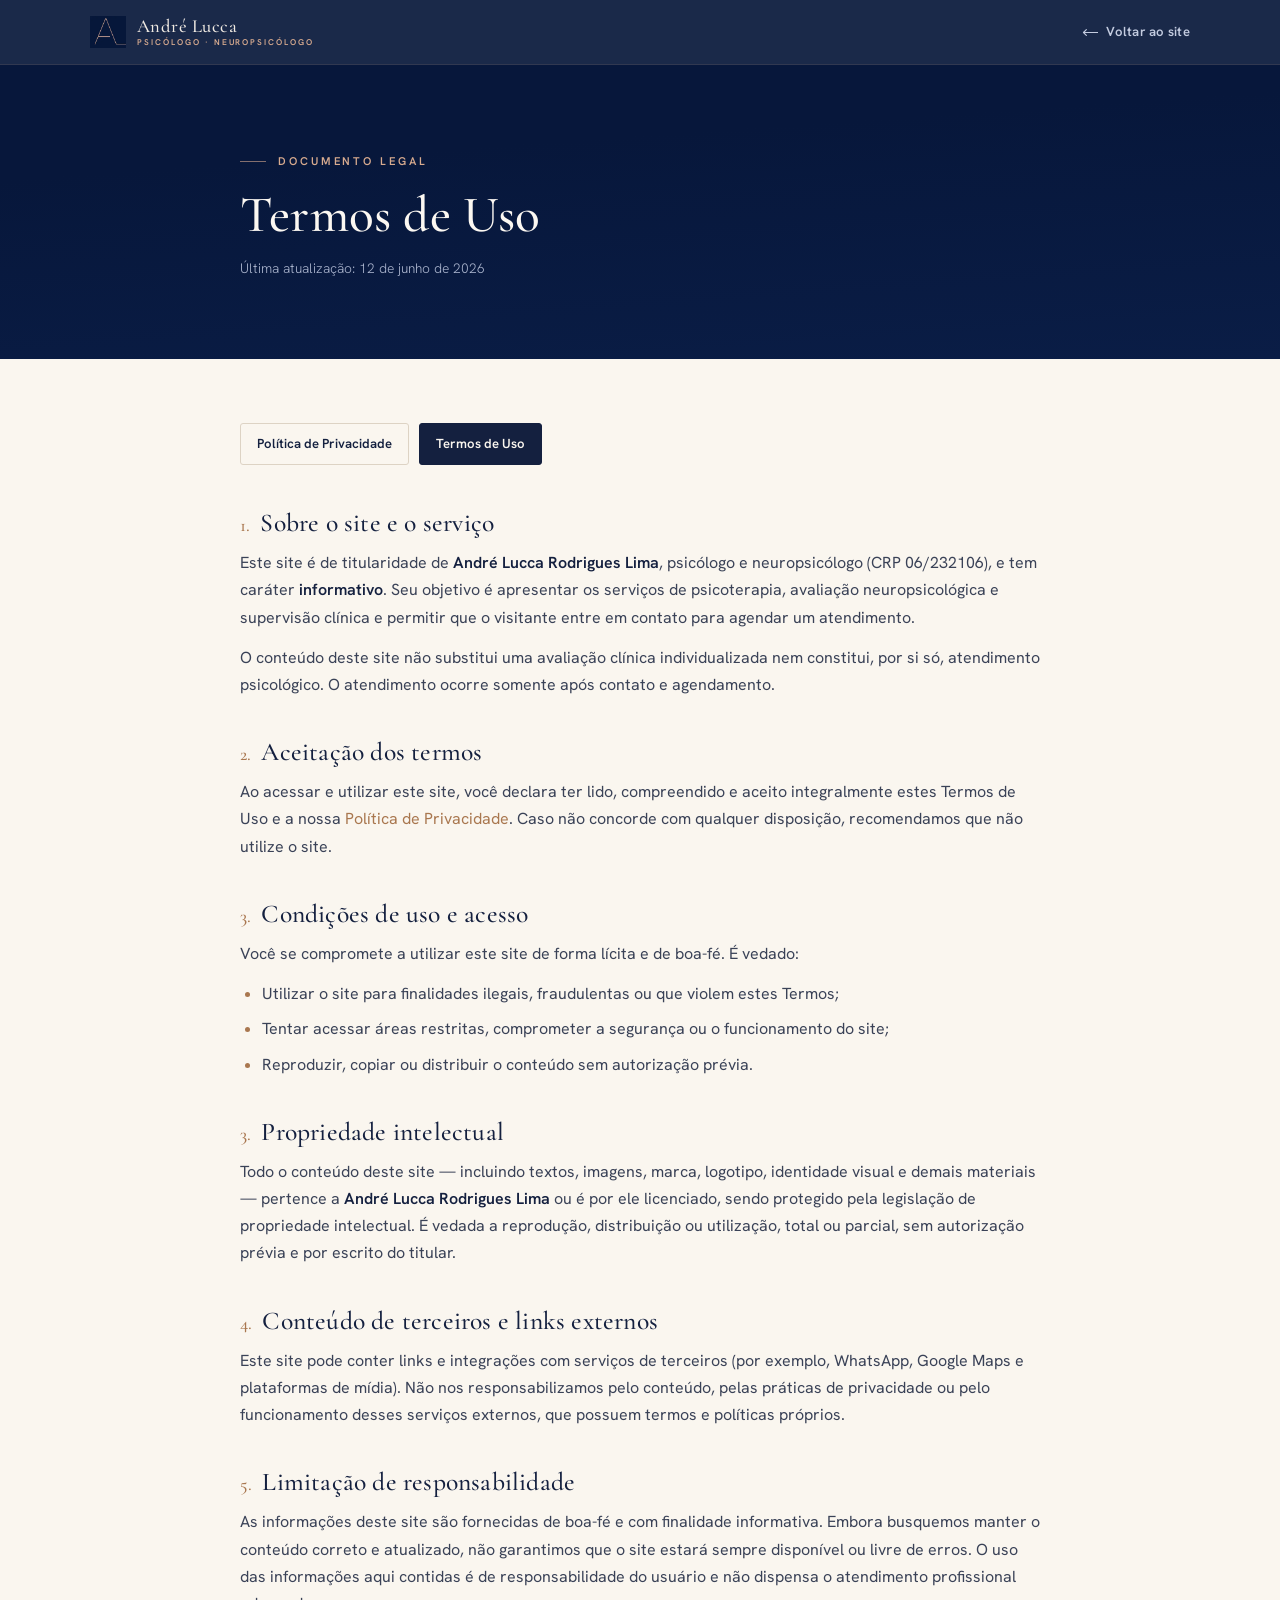
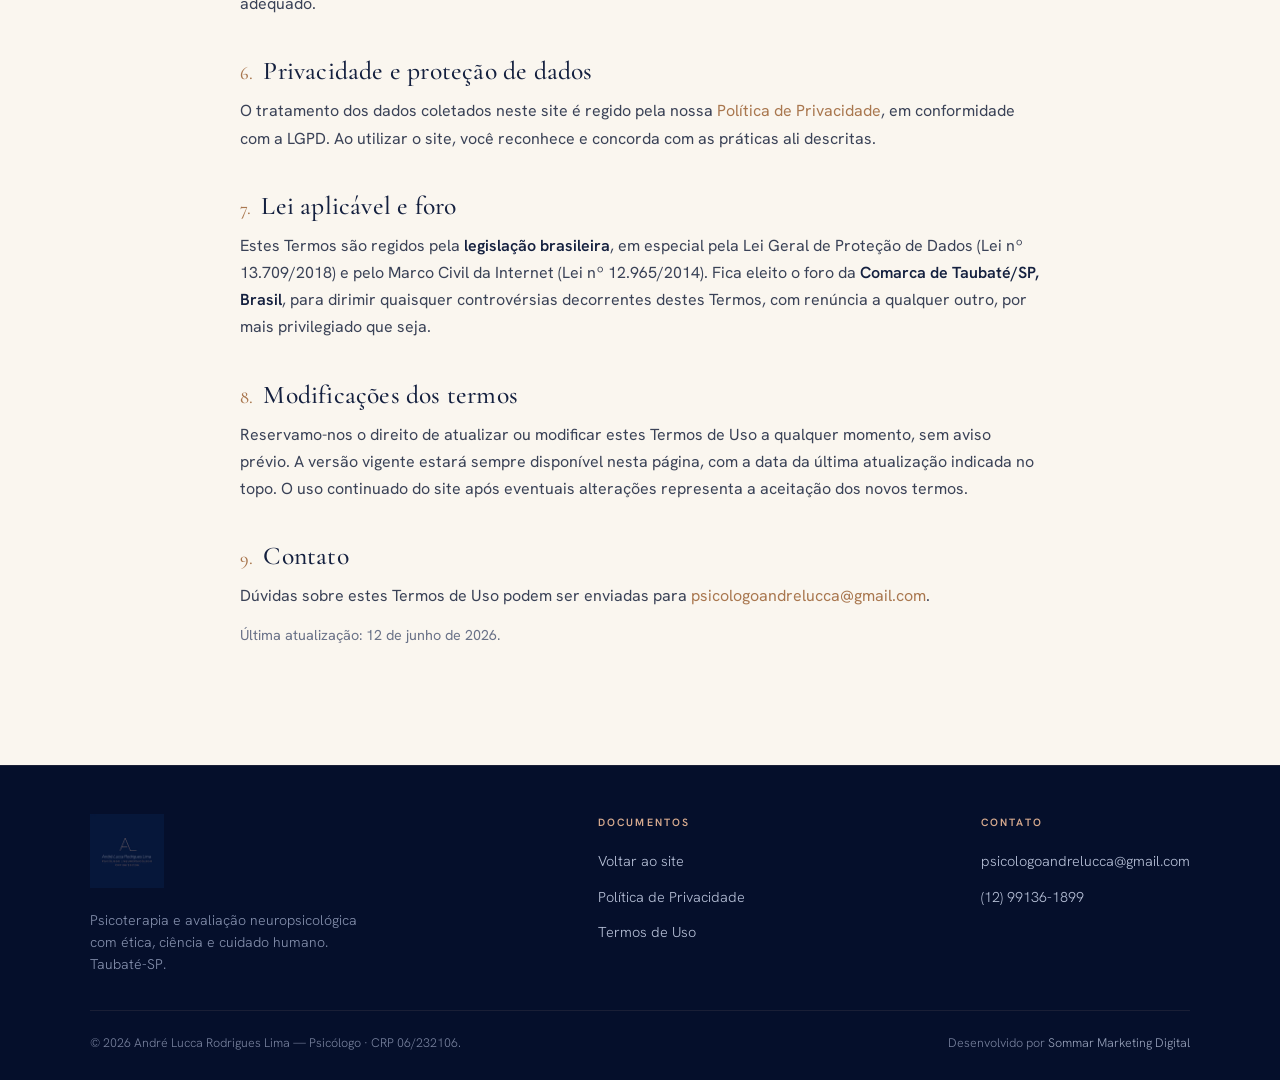
<file: terms-of-use.html>
<!DOCTYPE html>
<html lang="pt-BR">
<head>
<!-- Google Tag Manager -->
<script>(function(w,d,s,l,i){setTimeout(function(){w[l]=w[l]||[];w[l].push({'gtm.start':
new Date().getTime(),event:'gtm.js'});var f=d.getElementsByTagName(s)[0],
j=d.createElement(s),dl=l!='dataLayer'?'&l='+l:'';j.async=true;j.src=
'https://www.googletagmanager.com/gtm.js?id='+i+dl;f.parentNode.insertBefore(j,f);},2600);
})(window,document,'script','dataLayer','GTM-TJ638QF2');</script>
<!-- End Google Tag Manager -->
<meta charset="UTF-8" />
<meta name="viewport" content="width=device-width, initial-scale=1.0" />
<title>Termos de Uso — André Lucca Rodrigues Lima</title>
<meta name="description" content="Termos de Uso do site de André Lucca Rodrigues Lima, psicólogo e neuropsicólogo em Taubaté-SP." />
<meta name="theme-color" content="#07173B" />
<meta name="robots" content="index, follow" />
<link rel="icon" type="image/png" href="IMG/favicon-96.png" />
<link rel="apple-touch-icon" href="IMG/apple-touch-icon.png" />
<link rel="stylesheet" href="fonts/fonts.css" />
<style>
  :root{--navy:#07173B;--navy-deep:#050f2b;--ink:#14203f;--cream-2:#faf6ef;--rose:#a9774f;--rose-l:#d8ab8f;
    --line:#ddd3c4;--maxw:880px}
  *{margin:0;padding:0;box-sizing:border-box}
  html{scroll-behavior:smooth;-webkit-text-size-adjust:100%}
  body{font-family:'Hanken Grotesk',system-ui,sans-serif;color:var(--ink);background:var(--cream-2);line-height:1.7;font-size:16px;font-weight:400;-webkit-font-smoothing:antialiased}
  a{color:var(--rose);text-decoration:none;transition:color .2s}
  a:hover{color:#946343}
  h1,h2,h3{font-family:'Cormorant Garamond',Georgia,serif;font-weight:500;line-height:1.1;letter-spacing:.2px;color:var(--ink)}
  .wrap{max-width:var(--maxw);margin-inline:auto;padding-inline:clamp(20px,5vw,40px)}

  header{position:sticky;top:0;z-index:40;background:rgba(7,23,59,.92);backdrop-filter:blur(10px);-webkit-backdrop-filter:blur(10px);border-bottom:1px solid rgba(216,171,143,.12)}
  .nav{display:flex;align-items:center;justify-content:space-between;gap:20px;height:64px;max-width:1180px;margin-inline:auto;padding-inline:clamp(20px,5vw,40px)}
  .brand{display:flex;align-items:center;gap:11px}
  .brand img{height:32px;width:auto}
  .brand .bn{display:flex;flex-direction:column;line-height:1}
  .brand .bn b{font-family:'Cormorant Garamond',serif;font-weight:500;font-size:1.16rem;color:#f1ebe3;letter-spacing:.5px}
  .brand .bn small{font-size:.52rem;letter-spacing:.24em;text-transform:uppercase;color:var(--rose-l);margin-top:4px;font-weight:600}
  .back{font-size:.82rem;font-weight:600;color:#c4cce0;display:inline-flex;align-items:center;gap:8px;letter-spacing:.02em}
  .back:hover{color:var(--rose-l)}
  .back svg{width:16px;height:9px}

  .title-band{background:linear-gradient(176deg,var(--navy) 30%,#0a1d46);color:#eef2fb;padding-block:clamp(46px,7vw,78px)}
  .title-band .kick{font-weight:600;font-size:.7rem;letter-spacing:.26em;text-transform:uppercase;color:var(--rose-l);display:inline-flex;align-items:center;gap:12px}
  .title-band .kick::before{content:"";width:26px;height:1px;background:currentColor;opacity:.6}
  .title-band h1{font-size:clamp(2.1rem,4.5vw,3.2rem);color:#fcf8f2;margin-top:16px}
  .title-band .upd{margin-top:14px;font-size:.86rem;color:#aab4cd;font-weight:300}

  .doc{padding-block:clamp(40px,5vw,68px)}
  .cross{display:flex;flex-wrap:wrap;gap:10px;margin-bottom:38px}
  .cross a{font-size:.82rem;font-weight:600;padding:9px 16px;border:1px solid var(--line);border-radius:3px;color:var(--ink)}
  .cross a:hover{border-color:var(--rose);color:var(--rose)}
  .cross a.on{background:var(--ink);color:var(--cream-2);border-color:var(--ink)}

  .doc section{margin-bottom:34px}
  .doc h2{font-size:1.6rem;margin-bottom:12px;padding-top:6px}
  .doc h2 .n{color:var(--rose);font-size:1.15rem;margin-right:10px}
  .doc p{margin-bottom:13px;color:#3a4257}
  .doc ul{margin:8px 0 14px;padding-left:22px}
  .doc li{margin-bottom:8px;color:#3a4257}
  .doc li::marker{color:var(--rose)}
  .doc strong{font-weight:600;color:var(--ink)}

  footer{background:var(--navy-deep);color:#9aa4bd;padding-block:48px 26px;border-top:1px solid rgba(216,171,143,.1);margin-top:20px}
  .fwrap{max-width:1180px;margin-inline:auto;padding-inline:clamp(20px,5vw,40px)}
  .fgrid{display:flex;flex-wrap:wrap;gap:30px 60px;justify-content:space-between;align-items:flex-start}
  .fbrand img{height:74px;width:auto}
  .fbrand p{margin-top:14px;font-size:.88rem;max-width:34ch;color:#8893b0;font-weight:300;line-height:1.55}
  .flinks{display:grid;gap:11px}
  .flinks h4{font-size:.66rem;letter-spacing:.2em;text-transform:uppercase;color:var(--rose-l);margin-bottom:6px;font-weight:600}
  .flinks a{font-size:.9rem;color:#bac3da;font-weight:300}
  .flinks a:hover{color:var(--rose-l)}
  .fbot{border-top:1px solid rgba(216,171,143,.1);margin-top:34px;padding-top:22px;display:flex;flex-wrap:wrap;gap:10px 24px;justify-content:space-between;font-size:.78rem;color:#79839f;font-weight:300}
  .fbot a{color:#9aa4bd}.fbot a:hover{color:var(--rose-l)}

  @media (max-width:640px){.brand .bn{display:none}.doc h2 .n{display:block;margin-bottom:2px}}
  :focus-visible{outline:2px solid var(--rose);outline-offset:3px}
</style>
</head>
<body>
<!-- Google Tag Manager (noscript) -->
<noscript><iframe src="https://www.googletagmanager.com/ns.html?id=GTM-TJ638QF2"
height="0" width="0" style="display:none;visibility:hidden"></iframe></noscript>
<!-- End Google Tag Manager (noscript) -->

<header>
  <div class="nav">
    <a class="brand" href="index.html" aria-label="Voltar ao início">
      <img src="IMG/logo-mark.webp" alt="" />
      <span class="bn"><b>André Lucca</b><small>Psicólogo · Neuropsicólogo</small></span>
    </a>
    <a class="back" href="index.html"><svg viewBox="0 0 22 10" fill="none" stroke="currentColor" stroke-width="1.5"><path d="M22 5H2M6 1L2 5l4 4" stroke-linecap="round" stroke-linejoin="round"/></svg> Voltar ao site</a>
  </div>
</header>

<div class="title-band">
  <div class="wrap">
    <span class="kick">Documento legal</span>
    <h1>Termos de Uso</h1>
    <p class="upd">Última atualização: 12 de junho de 2026</p>
  </div>
</div>

<main class="doc">
  <div class="wrap">
    <div class="cross">
      <a href="privacy-policy.html">Política de Privacidade</a>
      <a class="on" href="terms-of-use.html">Termos de Uso</a>
    </div>

    <section>
      <h2><span class="n">1.</span>Sobre o site e o serviço</h2>
      <p>Este site é de titularidade de <strong>André Lucca Rodrigues Lima</strong>, psicólogo e neuropsicólogo (CRP 06/232106), e tem caráter <strong>informativo</strong>. Seu objetivo é apresentar os serviços de psicoterapia, avaliação neuropsicológica e supervisão clínica e permitir que o visitante entre em contato para agendar um atendimento.</p>
      <p>O conteúdo deste site não substitui uma avaliação clínica individualizada nem constitui, por si só, atendimento psicológico. O atendimento ocorre somente após contato e agendamento.</p>
    </section>

    <section>
      <h2><span class="n">2.</span>Aceitação dos termos</h2>
      <p>Ao acessar e utilizar este site, você declara ter lido, compreendido e aceito integralmente estes Termos de Uso e a nossa <a href="privacy-policy.html">Política de Privacidade</a>. Caso não concorde com qualquer disposição, recomendamos que não utilize o site.</p>
    </section>

    <section>
      <h2><span class="n">3.</span>Condições de uso e acesso</h2>
      <p>Você se compromete a utilizar este site de forma lícita e de boa-fé. É vedado:</p>
      <ul>
        <li>Utilizar o site para finalidades ilegais, fraudulentas ou que violem estes Termos;</li>
        <li>Tentar acessar áreas restritas, comprometer a segurança ou o funcionamento do site;</li>
        <li>Reproduzir, copiar ou distribuir o conteúdo sem autorização prévia.</li>
      </ul>
    </section>

    <section>
      <h2><span class="n">3.</span>Propriedade intelectual</h2>
      <p>Todo o conteúdo deste site — incluindo textos, imagens, marca, logotipo, identidade visual e demais materiais — pertence a <strong>André Lucca Rodrigues Lima</strong> ou é por ele licenciado, sendo protegido pela legislação de propriedade intelectual. É vedada a reprodução, distribuição ou utilização, total ou parcial, sem autorização prévia e por escrito do titular.</p>
    </section>

    <section>
      <h2><span class="n">4.</span>Conteúdo de terceiros e links externos</h2>
      <p>Este site pode conter links e integrações com serviços de terceiros (por exemplo, WhatsApp, Google Maps e plataformas de mídia). Não nos responsabilizamos pelo conteúdo, pelas práticas de privacidade ou pelo funcionamento desses serviços externos, que possuem termos e políticas próprios.</p>
    </section>

    <section>
      <h2><span class="n">5.</span>Limitação de responsabilidade</h2>
      <p>As informações deste site são fornecidas de boa-fé e com finalidade informativa. Embora busquemos manter o conteúdo correto e atualizado, não garantimos que o site estará sempre disponível ou livre de erros. O uso das informações aqui contidas é de responsabilidade do usuário e não dispensa o atendimento profissional adequado.</p>
    </section>

    <section>
      <h2><span class="n">6.</span>Privacidade e proteção de dados</h2>
      <p>O tratamento dos dados coletados neste site é regido pela nossa <a href="privacy-policy.html">Política de Privacidade</a>, em conformidade com a LGPD. Ao utilizar o site, você reconhece e concorda com as práticas ali descritas.</p>
    </section>

    <section>
      <h2><span class="n">7.</span>Lei aplicável e foro</h2>
      <p>Estes Termos são regidos pela <strong>legislação brasileira</strong>, em especial pela Lei Geral de Proteção de Dados (Lei nº 13.709/2018) e pelo Marco Civil da Internet (Lei nº 12.965/2014). Fica eleito o foro da <strong>Comarca de Taubaté/SP, Brasil</strong>, para dirimir quaisquer controvérsias decorrentes destes Termos, com renúncia a qualquer outro, por mais privilegiado que seja.</p>
    </section>

    <section>
      <h2><span class="n">8.</span>Modificações dos termos</h2>
      <p>Reservamo-nos o direito de atualizar ou modificar estes Termos de Uso a qualquer momento, sem aviso prévio. A versão vigente estará sempre disponível nesta página, com a data da última atualização indicada no topo. O uso continuado do site após eventuais alterações representa a aceitação dos novos termos.</p>
    </section>

    <section>
      <h2><span class="n">9.</span>Contato</h2>
      <p>Dúvidas sobre estes Termos de Uso podem ser enviadas para <a href="mailto:psicologoandrelucca@gmail.com">psicologoandrelucca@gmail.com</a>.</p>
      <p style="color:#6a7288;font-size:.9rem">Última atualização: 12 de junho de 2026.</p>
    </section>
  </div>
</main>

<footer>
  <div class="fwrap">
    <div class="fgrid">
      <div class="fbrand">
        <img src="IMG/logo-full.webp" alt="André Lucca Rodrigues Lima — Psicólogo e Neuropsicólogo" />
        <p>Psicoterapia e avaliação neuropsicológica com ética, ciência e cuidado humano. Taubaté-SP.</p>
      </div>
      <div class="flinks">
        <h4>Documentos</h4>
        <a href="index.html">Voltar ao site</a>
        <a href="privacy-policy.html">Política de Privacidade</a>
        <a href="terms-of-use.html">Termos de Uso</a>
      </div>
      <div class="flinks">
        <h4>Contato</h4>
        <a href="mailto:psicologoandrelucca@gmail.com">psicologoandrelucca@gmail.com</a>
        <a href="index.html#contato">(12) 99136-1899</a>
      </div>
    </div>
    <div class="fbot">
      <p>© 2026 André Lucca Rodrigues Lima — Psicólogo · CRP 06/232106.</p>
      <p>Desenvolvido por <a href="https://www.sommarmarketing.com.br" target="_blank" rel="noopener">Sommar Marketing Digital</a></p>
    </div>
  </div>
</footer>

</body>
</html>
</file>
<file: fonts/fonts.css>
/* Cormorant Garamond — latin-ext */
@font-face {
  font-family: 'Cormorant Garamond';
  font-style: normal;
  font-weight: 400 600;
  font-display: swap;
  src: url('cormorant-garamond-ext.woff2') format('woff2');
  unicode-range: U+0100-02BA, U+02BD-02C5, U+02C7-02CC, U+02CE-02D7, U+02DD-02FF, U+0304, U+0308, U+0329, U+1D00-1DBF, U+1E00-1E9F, U+1EF2-1EFF, U+2020, U+20A0-20AB, U+20AD-20C0, U+2113, U+2C60-2C7F, U+A720-A7FF;
}
/* Cormorant Garamond — latin */
@font-face {
  font-family: 'Cormorant Garamond';
  font-style: normal;
  font-weight: 400 600;
  font-display: swap;
  src: url('cormorant-garamond.woff2') format('woff2');
  unicode-range: U+0000-00FF, U+0131, U+0152-0153, U+02BB-02BC, U+02C6, U+02DA, U+02DC, U+0304, U+0308, U+0329, U+2000-206F, U+20AC, U+2122, U+2191, U+2193, U+2212, U+2215, U+FEFF, U+FFFD;
}
/* Cormorant Garamond italic — latin-ext */
@font-face {
  font-family: 'Cormorant Garamond';
  font-style: italic;
  font-weight: 400;
  font-display: swap;
  src: url('cormorant-garamond-italic-ext.woff2') format('woff2');
  unicode-range: U+0100-02BA, U+02BD-02C5, U+02C7-02CC, U+02CE-02D7, U+02DD-02FF, U+0304, U+0308, U+0329, U+1D00-1DBF, U+1E00-1E9F, U+1EF2-1EFF, U+2020, U+20A0-20AB, U+20AD-20C0, U+2113, U+2C60-2C7F, U+A720-A7FF;
}
/* Cormorant Garamond italic — latin */
@font-face {
  font-family: 'Cormorant Garamond';
  font-style: italic;
  font-weight: 400;
  font-display: swap;
  src: url('cormorant-garamond-italic.woff2') format('woff2');
  unicode-range: U+0000-00FF, U+0131, U+0152-0153, U+02BB-02BC, U+02C6, U+02DA, U+02DC, U+0304, U+0308, U+0329, U+2000-206F, U+20AC, U+2122, U+2191, U+2193, U+2212, U+2215, U+FEFF, U+FFFD;
}
/* Hanken Grotesk — latin-ext */
@font-face {
  font-family: 'Hanken Grotesk';
  font-style: normal;
  font-weight: 300 600;
  font-display: swap;
  src: url('hanken-grotesk-ext.woff2') format('woff2');
  unicode-range: U+0100-02BA, U+02BD-02C5, U+02C7-02CC, U+02CE-02D7, U+02DD-02FF, U+0304, U+0308, U+0329, U+1D00-1DBF, U+1E00-1E9F, U+1EF2-1EFF, U+2020, U+20A0-20AB, U+20AD-20C0, U+2113, U+2C60-2C7F, U+A720-A7FF;
}
/* Hanken Grotesk — latin */
@font-face {
  font-family: 'Hanken Grotesk';
  font-style: normal;
  font-weight: 300 600;
  font-display: swap;
  src: url('hanken-grotesk.woff2') format('woff2');
  unicode-range: U+0000-00FF, U+0131, U+0152-0153, U+02BB-02BC, U+02C6, U+02DA, U+02DC, U+0304, U+0308, U+0329, U+2000-206F, U+20AC, U+2122, U+2191, U+2193, U+2212, U+2215, U+FEFF, U+FFFD;
}
</file>
